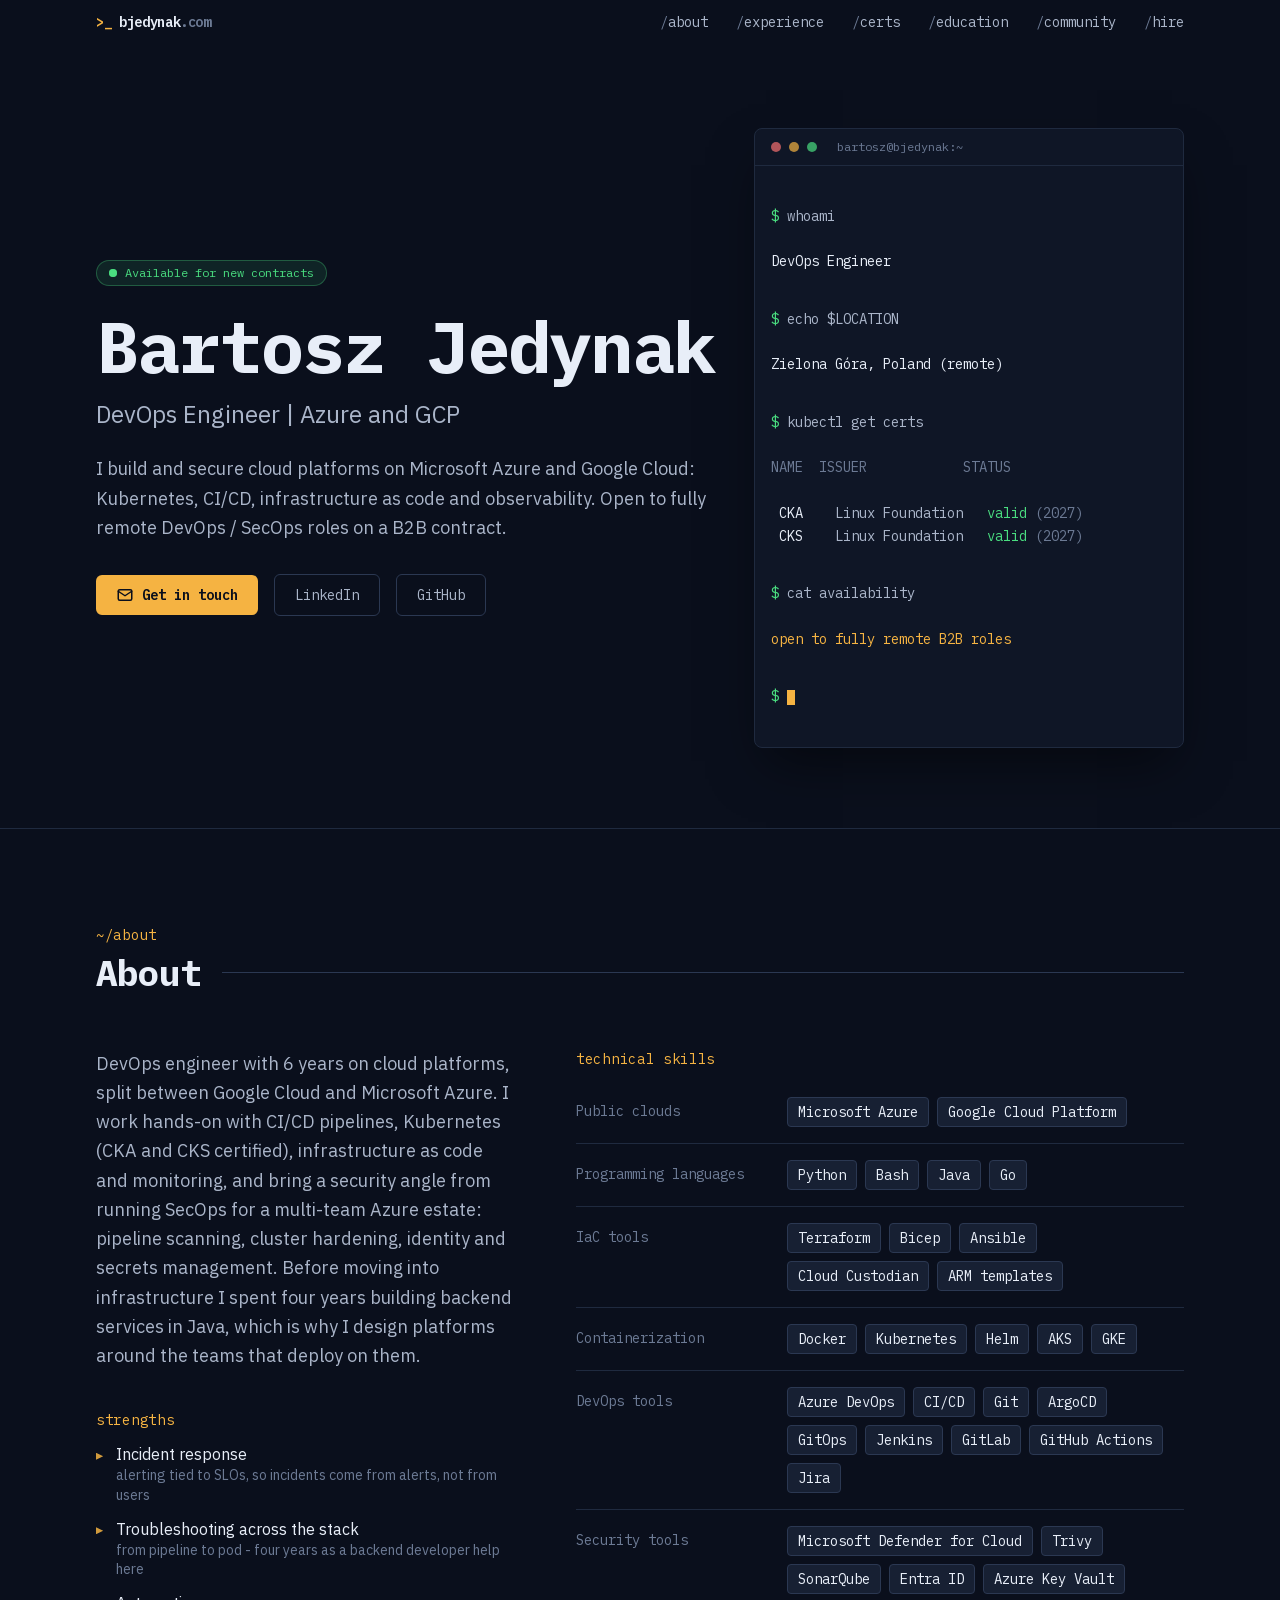
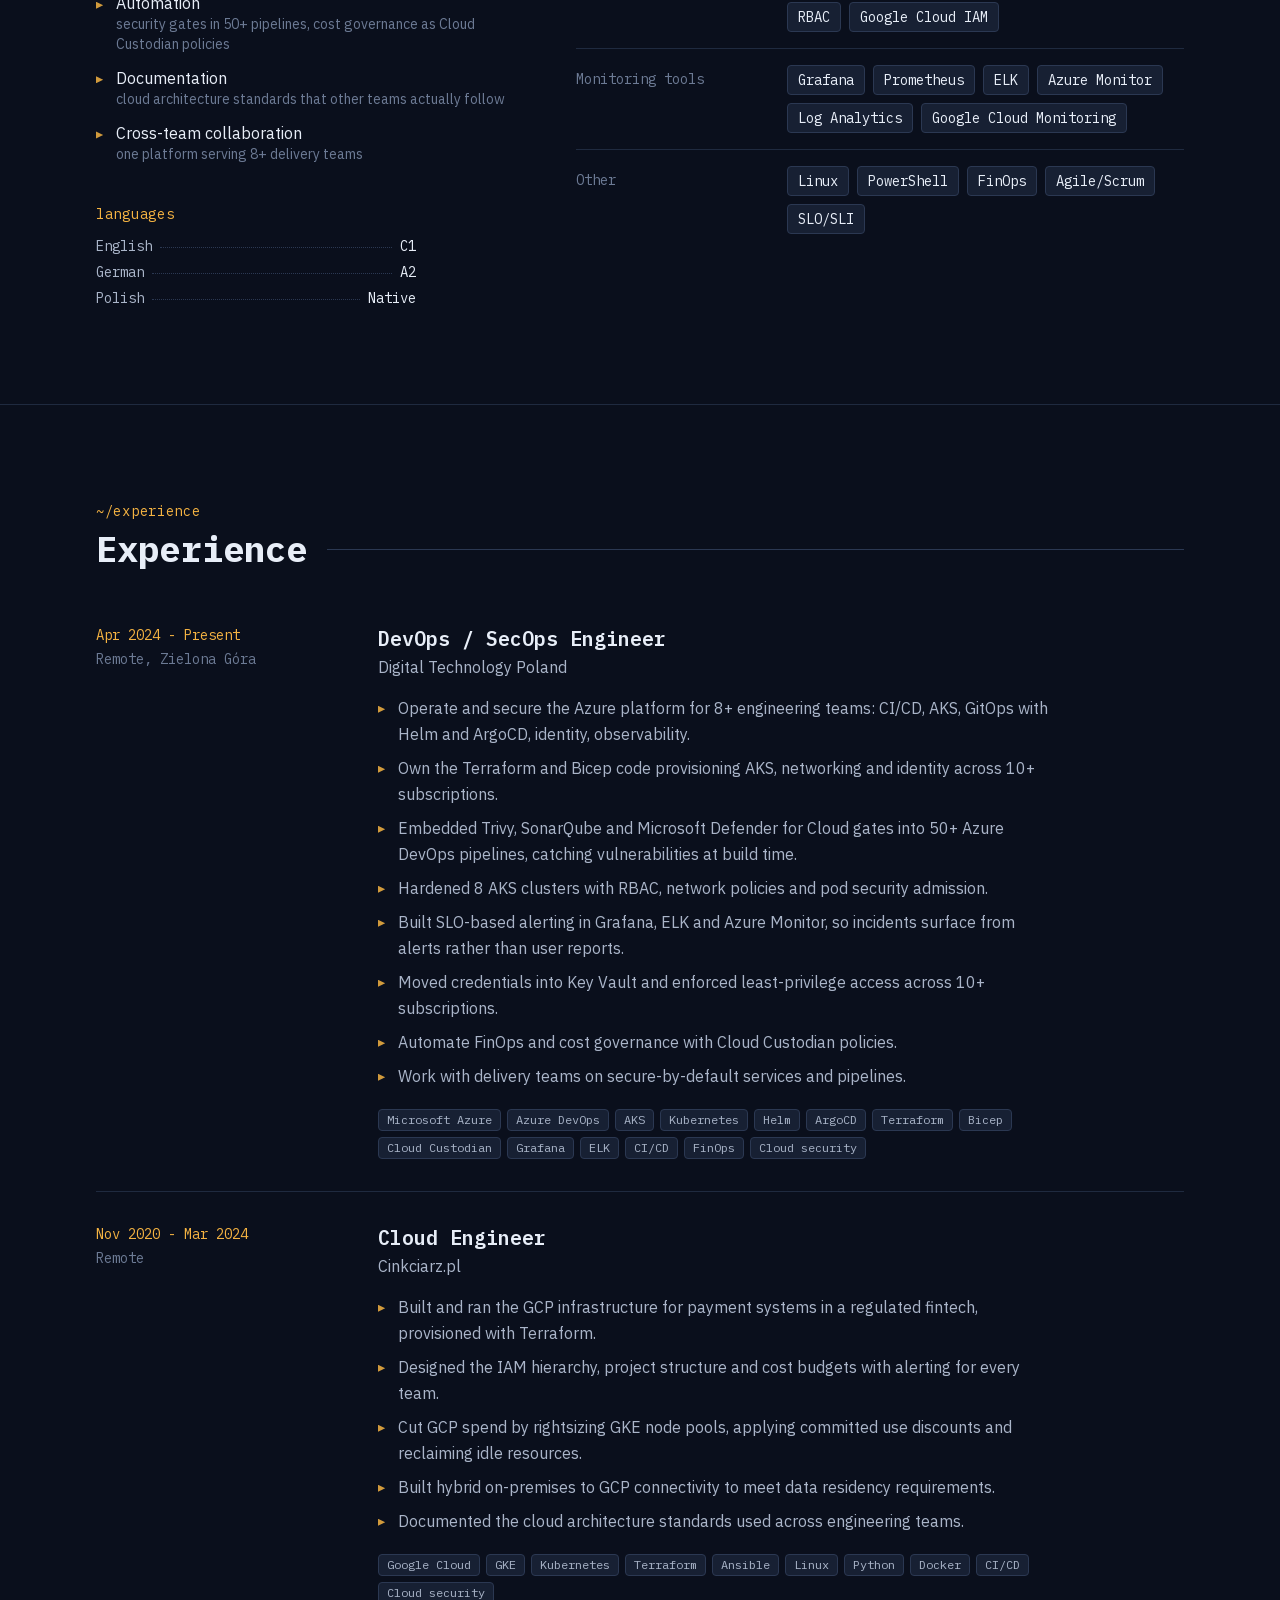
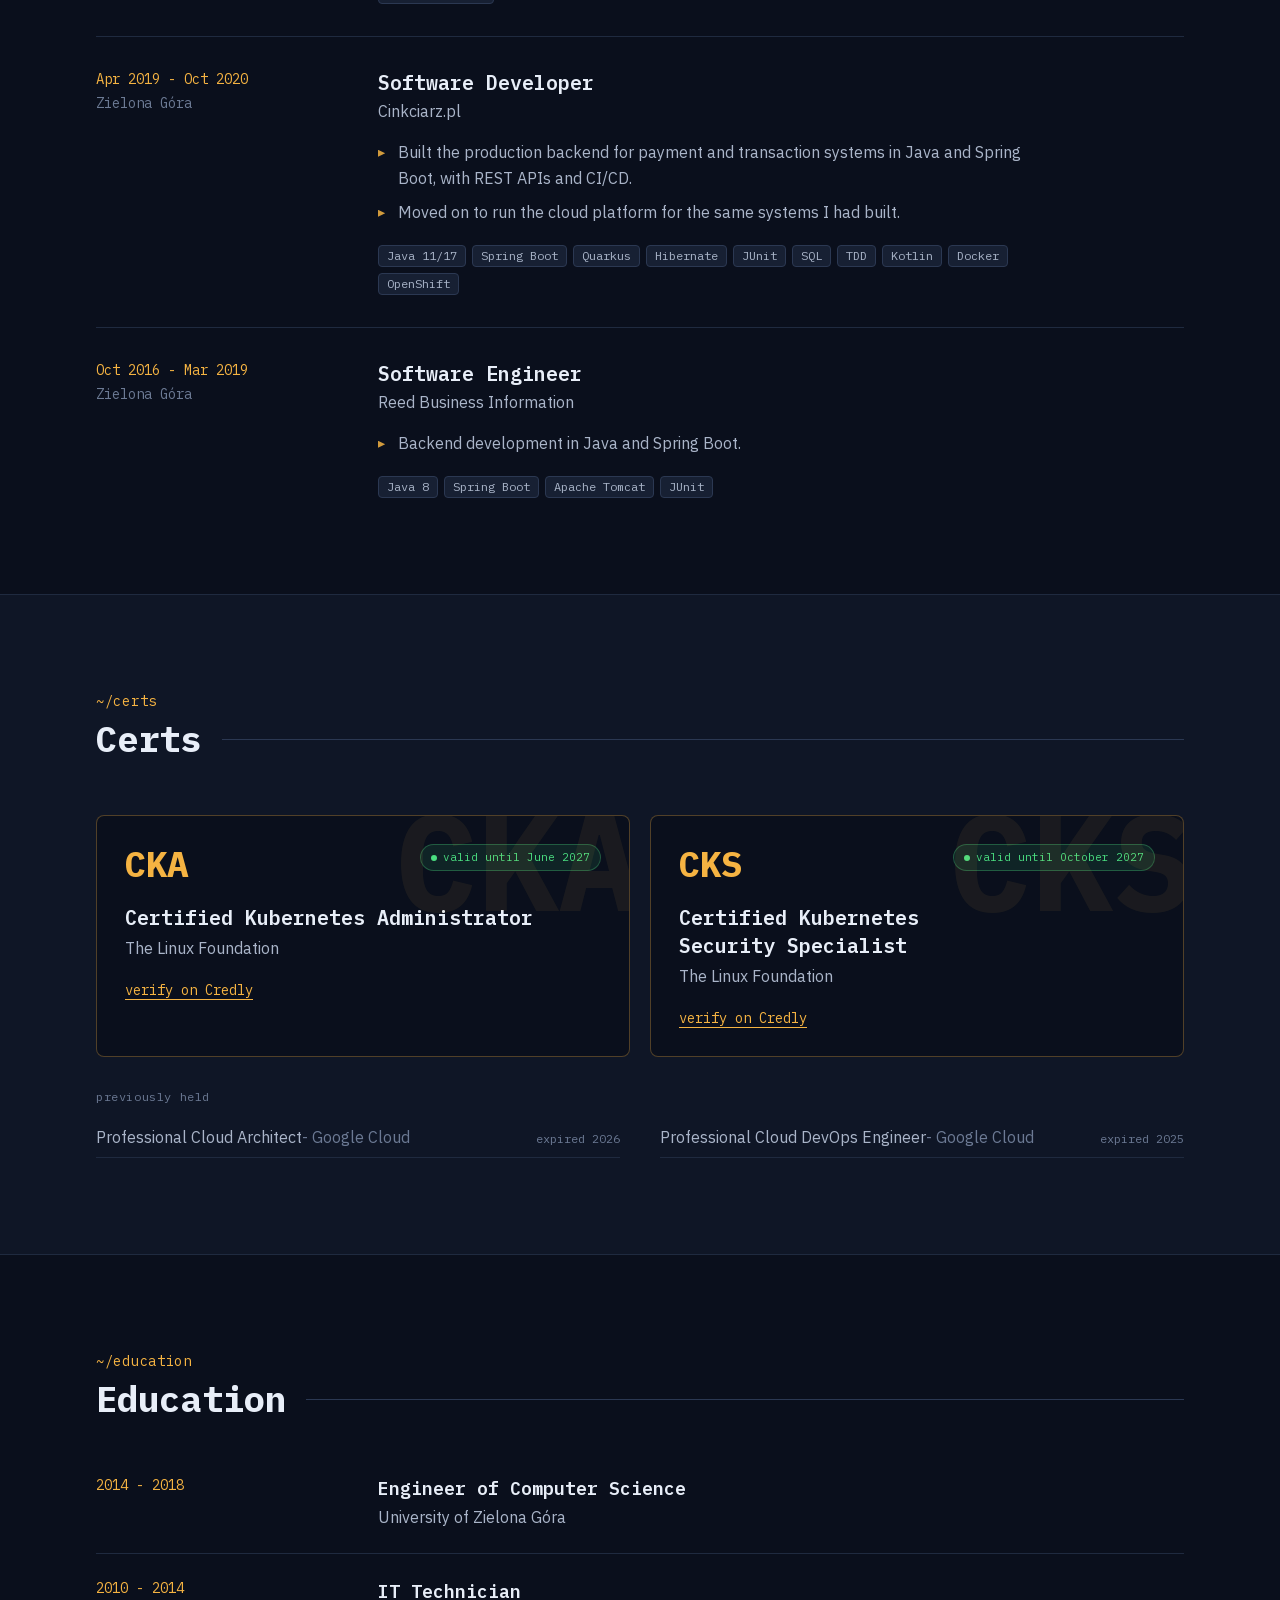
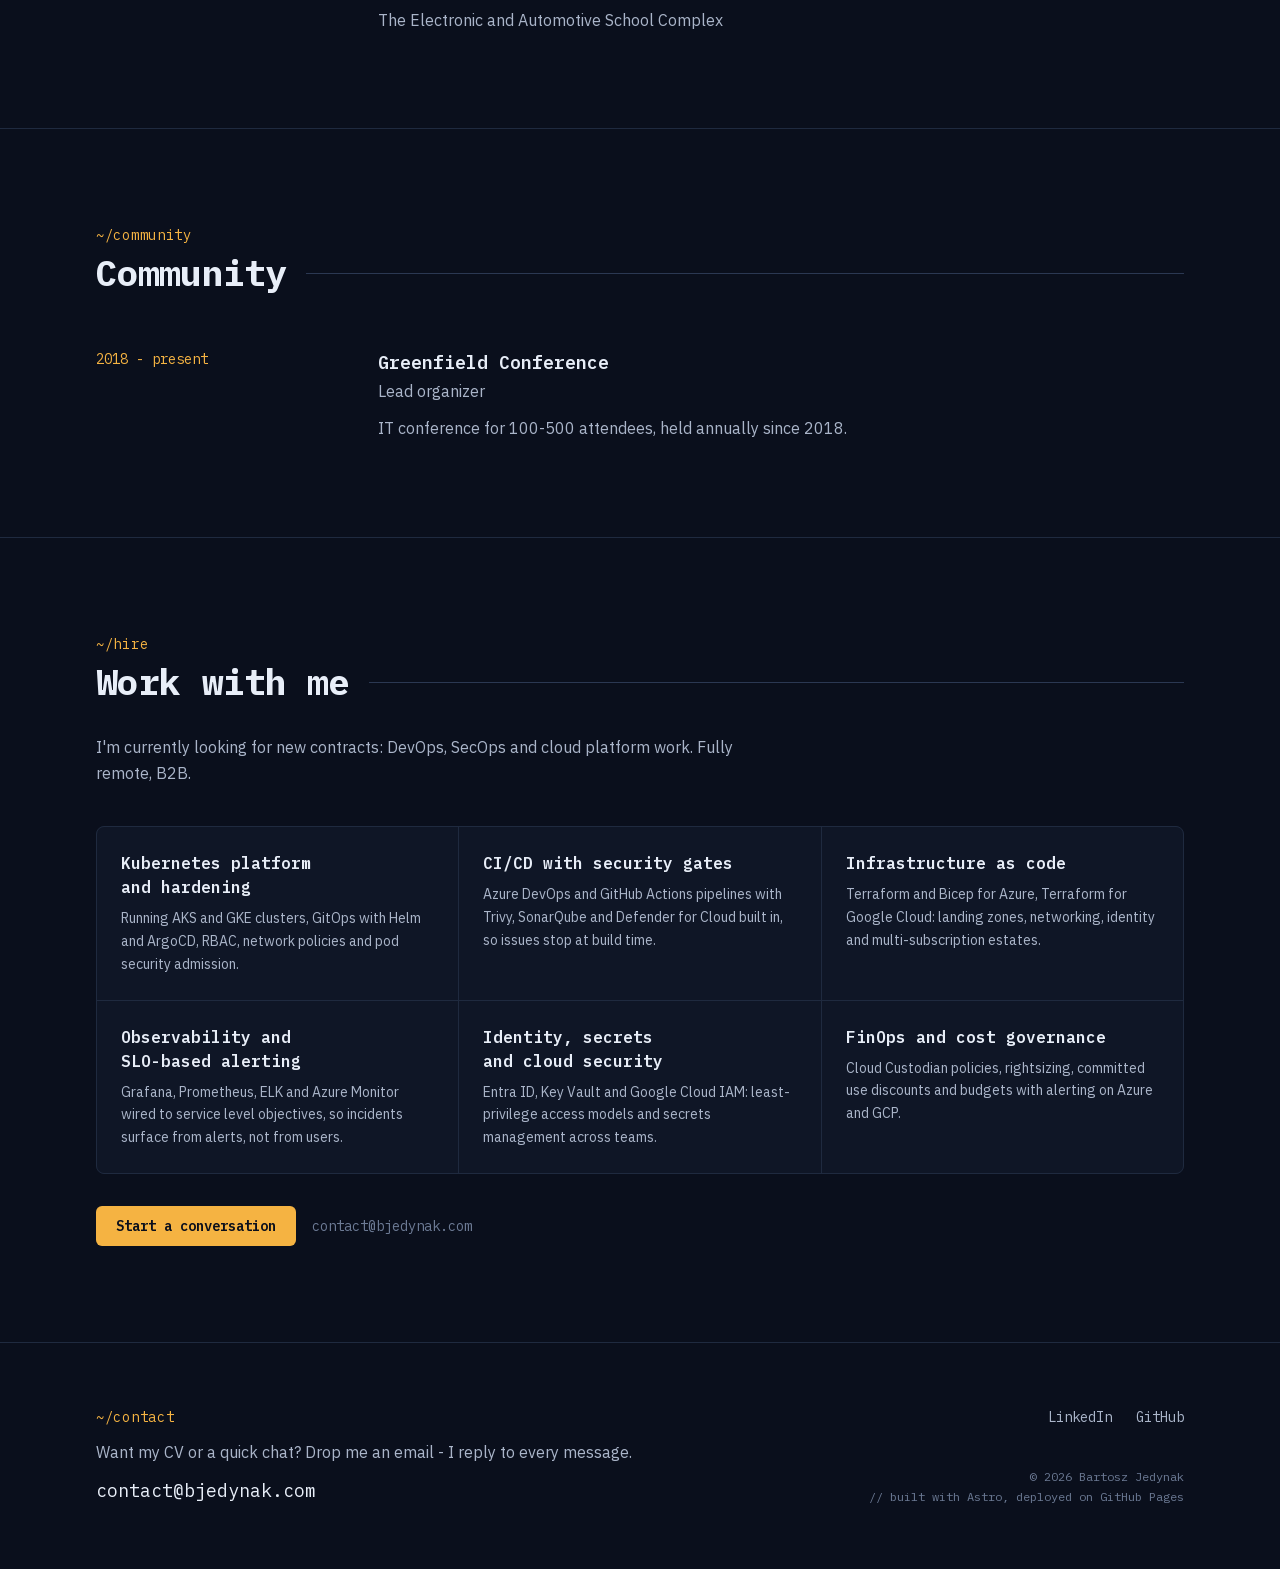
<file: index.html>
<!DOCTYPE html><html lang="en"> <head><meta charset="utf-8"><meta name="viewport" content="width=device-width"><meta name="generator" content="Astro v5.12.3"><title>Bartosz Jedynak - DevOps Engineer | Azure and GCP</title><meta name="description" content="Bartosz Jedynak - DevOps / SecOps engineer working with Microsoft Azure and Google Cloud: Kubernetes (CKA, CKS), Terraform, CI/CD, observability and cloud security."><meta name="author" content="Bartosz Jedynak"><link rel="canonical" href="https://bjedynak.com/"><link rel="icon" type="image/svg+xml" href="/favicon.svg"><link rel="sitemap" href="/sitemap-index.xml"><link rel="me" href="https://linkedin.com/in/BartoszJedynak"><link rel="me" href="https://github.com/BartoszCoyote"><meta name="theme-color" content="#f5b342"><meta property="og:type" content="profile"><meta property="og:site_name" content="Bartosz Jedynak"><meta property="og:title" content="Bartosz Jedynak - DevOps Engineer | Azure and GCP"><meta property="og:description" content="Bartosz Jedynak - DevOps / SecOps engineer working with Microsoft Azure and Google Cloud: Kubernetes (CKA, CKS), Terraform, CI/CD, observability and cloud security."><meta property="og:url" content="https://bjedynak.com/"><meta property="og:image" content="https://bjedynak.com/og-image.png"><meta property="og:image:width" content="1200"><meta property="og:image:height" content="630"><meta property="og:image:alt" content="Bartosz Jedynak - DevOps Engineer | Azure and GCP"><meta property="og:locale" content="en_US"><meta name="twitter:card" content="summary_large_image"><meta name="twitter:title" content="Bartosz Jedynak - DevOps Engineer | Azure and GCP"><meta name="twitter:description" content="Bartosz Jedynak - DevOps / SecOps engineer working with Microsoft Azure and Google Cloud: Kubernetes (CKA, CKS), Terraform, CI/CD, observability and cloud security."><meta name="twitter:image" content="https://bjedynak.com/og-image.png"><script type="application/ld+json">{"@context":"https://schema.org","@type":"Person","name":"Bartosz Jedynak","jobTitle":"DevOps Engineer | Azure and GCP","description":"Bartosz Jedynak - DevOps / SecOps engineer working with Microsoft Azure and Google Cloud: Kubernetes (CKA, CKS), Terraform, CI/CD, observability and cloud security.","url":"https://bjedynak.com/","email":"mailto:contact@bjedynak.com","image":"https://bjedynak.com/og-image.png","address":{"@type":"PostalAddress","addressLocality":"Zielona Góra","addressCountry":"PL"},"sameAs":["https://linkedin.com/in/BartoszJedynak","https://github.com/BartoszCoyote"],"knowsAbout":["Microsoft Azure","Google Cloud Platform","Python","Bash","Java","Go","Terraform","Bicep","Ansible","Cloud Custodian","ARM templates","Docker","Kubernetes","Helm","AKS","GKE","Azure DevOps","CI/CD","Git","ArgoCD","GitOps","Jenkins","GitLab","GitHub Actions","Jira","Microsoft Defender for Cloud","Trivy","SonarQube","Entra ID","Azure Key Vault","RBAC","Google Cloud IAM","Grafana","Prometheus","ELK","Azure Monitor","Log Analytics","Google Cloud Monitoring","Linux","PowerShell","FinOps","Agile/Scrum","SLO/SLI"],"hasCredential":[{"@type":"EducationalOccupationalCredential","name":"CKA: Certified Kubernetes Administrator","credentialCategory":"certification","recognizedBy":{"@type":"Organization","name":"The Linux Foundation"},"url":"https://www.credly.com/badges/efd20ea6-8d08-4a76-9f11-cc372a3f5f99"},{"@type":"EducationalOccupationalCredential","name":"CKS: Certified Kubernetes Security Specialist","credentialCategory":"certification","recognizedBy":{"@type":"Organization","name":"The Linux Foundation"},"url":"https://www.credly.com/badges/3854746c-b5c3-42e0-9589-ed70d801b255"}]}</script><link rel="stylesheet" href="/_astro/index.DwrRrwt9.css"></head> <body> <a href="#main" class="sr-only focus:not-sr-only focus:fixed focus:top-3 focus:left-3 focus:z-[60] focus:rounded-md focus:bg-accent focus:px-3 focus:py-2 focus:font-mono focus:text-sm focus:text-bg">
Skip to content
</a> <header id="header" class="fixed top-0 inset-x-0 z-50 border-b border-transparent transition-colors duration-300"> <nav class="max-w-6xl mx-auto px-4 md:px-8 py-3 flex items-center justify-between gap-4 font-mono text-xs sm:text-sm" aria-label="Main"> <a href="#top" class="shrink-0 whitespace-nowrap font-semibold tracking-tight text-ink hover:text-accent transition-colors"> <span class="text-accent">&gt;_</span> bjedynak<span class="text-muted">.com</span> </a> <ul class="flex flex-wrap justify-end gap-x-4 gap-y-1 md:gap-x-7"> <li> <a href="#about" class="text-body hover:text-ink transition-colors"> <span class="text-muted">/</span>about </a> </li><li> <a href="#experience" class="text-body hover:text-ink transition-colors"> <span class="text-muted">/</span>experience </a> </li><li> <a href="#certs" class="text-body hover:text-ink transition-colors"> <span class="text-muted">/</span>certs </a> </li><li> <a href="#education" class="text-body hover:text-ink transition-colors"> <span class="text-muted">/</span>education </a> </li><li> <a href="#community" class="text-body hover:text-ink transition-colors"> <span class="text-muted">/</span>community </a> </li><li> <a href="#hire" class="text-body hover:text-ink transition-colors"> <span class="text-muted">/</span>hire </a> </li> </ul> </nav> </header> <script type="module">const e=document.getElementById("header"),t=()=>{if(!e)return;const s=window.scrollY>40;e.classList.toggle("bg-bg/85",s),e.classList.toggle("backdrop-blur-md",s),e.classList.toggle("border-line",s),e.classList.toggle("border-transparent",!s)};window.addEventListener("scroll",t,{passive:!0});t();</script> <main id="main"> <section id="top" class="relative overflow-hidden bg-bg pt-24 pb-14 sm:pt-28 md:pt-32 md:pb-20"> <div class="grid-bg absolute inset-0 -z-10" aria-hidden="true"></div> <div class="glow absolute inset-0 -z-10" aria-hidden="true"></div> <div class="max-w-6xl mx-auto px-4 md:px-8 grid grid-cols-1 lg:grid-cols-12 gap-12 lg:gap-10 items-center"> <div class="lg:col-span-7 min-w-0"> <a href="#contact" class="inline-flex items-center gap-2 rounded-full border border-ok/30 bg-ok/10 px-3 py-1 font-mono text-xs text-ok hover:bg-ok/15 transition-colors"> <span class="relative flex h-2 w-2" aria-hidden="true"> <span class="pulse absolute inline-flex h-full w-full rounded-full bg-ok opacity-60"></span> <span class="relative inline-flex h-2 w-2 rounded-full bg-ok"></span> </span> Available for new contracts </a> <h1 class="mt-6 text-4xl sm:text-5xl md:text-6xl xl:text-7xl font-bold tracking-tight text-ink"> Bartosz Jedynak </h1> <p class="mt-4 text-xl sm:text-2xl text-body">DevOps Engineer | Azure and GCP</p> <p class="mt-6 max-w-2xl text-base sm:text-lg leading-relaxed text-body"> I build and secure cloud platforms on Microsoft Azure and Google Cloud: Kubernetes, CI/CD, infrastructure as code and observability. Open to fully remote DevOps / SecOps roles on a B2B contract. </p> <div class="mt-8 flex flex-wrap items-center gap-3 sm:gap-4"> <a href="mailto:contact@bjedynak.com" class="inline-flex items-center gap-2 rounded-md bg-accent px-5 py-2.5 font-mono text-sm font-semibold text-bg hover:bg-accent-dim transition-colors"> <svg xmlns="http://www.w3.org/2000/svg" width="18" height="18" viewBox="0 0 24 24" fill="none" stroke="currentColor" stroke-width="2" stroke-linecap="round" stroke-linejoin="round" aria-hidden="true"> <path d="M3 7a2 2 0 0 1 2 -2h14a2 2 0 0 1 2 2v10a2 2 0 0 1 -2 2h-14a2 2 0 0 1 -2 -2v-10z"></path> <path d="M3 7l9 6l9 -6"></path> </svg> Get in touch </a> <a href="https://linkedin.com/in/BartoszJedynak" target="_blank" rel="noopener noreferrer" class="inline-flex items-center gap-2 rounded-md border border-line-2 px-5 py-2.5 font-mono text-sm text-body hover:text-ink hover:border-accent transition-colors">
LinkedIn
</a> <a href="https://github.com/BartoszCoyote" target="_blank" rel="noopener noreferrer" class="inline-flex items-center gap-2 rounded-md border border-line-2 px-5 py-2.5 font-mono text-sm text-body hover:text-ink hover:border-accent transition-colors">
GitHub
</a> </div> </div> <div class="lg:col-span-5 min-w-0"> <div class="rounded-lg border border-line bg-panel shadow-2xl shadow-black/50 font-mono text-[13px] sm:text-sm" role="img" aria-label="Terminal summary: DevOps Engineer | Azure and GCP, based in Zielona Góra, Poland (remote), CKA and CKS certified."> <div class="flex items-center gap-2 border-b border-line px-4 py-2.5"> <span class="h-2.5 w-2.5 rounded-full bg-warn/70" aria-hidden="true"></span> <span class="h-2.5 w-2.5 rounded-full bg-accent/70" aria-hidden="true"></span> <span class="h-2.5 w-2.5 rounded-full bg-ok/70" aria-hidden="true"></span> <span class="ml-3 text-xs text-muted">bartosz@bjedynak:~</span> </div> <div class="overflow-x-auto p-4 leading-relaxed whitespace-pre text-body min-w-0"> <div><span class="text-ok">$</span> whoami</div> <div class="text-ink">DevOps Engineer</div> <div class="mt-3"><span class="text-ok">$</span> echo $LOCATION</div> <div class="text-ink">Zielona Góra, Poland (remote)</div>  <div class="mt-3"><span class="text-ok">$</span> kubectl get certs</div> <div class="text-muted">NAME  ISSUER            STATUS</div> <div> <span class="text-ink">CKA   </span> <span>Linux Foundation  </span> <span class="text-ok">valid</span><span class="text-muted"> (2027)</span> </div><div> <span class="text-ink">CKS   </span> <span>Linux Foundation  </span> <span class="text-ok">valid</span><span class="text-muted"> (2027)</span> </div> <div class="mt-3"><span class="text-ok">$</span> cat availability</div> <div class="text-accent">open to fully remote B2B roles</div> <div class="mt-3"><span class="text-ok">$</span> <span class="caret" aria-hidden="true"></span></div> </div> </div> </div> </div> </section> <section id="about" class="py-16 md:py-24 border-t border-line"> <div class="max-w-6xl mx-auto px-4 md:px-8"> <div class="mb-10 md:mb-14"> <p class="font-mono text-xs sm:text-sm tracking-wider text-accent">~/about</p> <div class="mt-2 flex items-center gap-5"> <h2 class="text-2xl sm:text-3xl md:text-4xl font-bold text-ink tracking-tight"> About </h2> <span class="hidden sm:block flex-1 h-px bg-line-2" aria-hidden="true"></span> </div> </div> <div class="grid grid-cols-1 lg:grid-cols-12 gap-10 lg:gap-16"> <div class="lg:col-span-5"> <p class="text-base sm:text-lg leading-relaxed text-body max-w-prose"> DevOps engineer with 6 years on cloud platforms, split between Google Cloud and Microsoft Azure. I work hands-on with CI/CD pipelines, Kubernetes (CKA and CKS certified), infrastructure as code and monitoring, and bring a security angle from running SecOps for a multi-team Azure estate: pipeline scanning, cluster hardening, identity and secrets management. Before moving into infrastructure I spent four years building backend services in Java, which is why I design platforms around the teams that deploy on them. </p> <div class="mt-10 grid grid-cols-1 gap-10"> <div> <h3 class="text-sm tracking-wider text-accent">strengths</h3> <ul class="mt-3 space-y-3"> <li class="marker relative pl-5"> <p class="text-ink">Incident response</p> <p class="text-sm text-muted leading-snug">alerting tied to SLOs, so incidents come from alerts, not from users</p> </li><li class="marker relative pl-5"> <p class="text-ink">Troubleshooting across the stack</p> <p class="text-sm text-muted leading-snug">from pipeline to pod - four years as a backend developer help here</p> </li><li class="marker relative pl-5"> <p class="text-ink">Automation</p> <p class="text-sm text-muted leading-snug">security gates in 50+ pipelines, cost governance as Cloud Custodian policies</p> </li><li class="marker relative pl-5"> <p class="text-ink">Documentation</p> <p class="text-sm text-muted leading-snug">cloud architecture standards that other teams actually follow</p> </li><li class="marker relative pl-5"> <p class="text-ink">Cross-team collaboration</p> <p class="text-sm text-muted leading-snug">one platform serving 8+ delivery teams</p> </li> </ul> </div> <div> <h3 class="text-sm tracking-wider text-accent">languages</h3> <ul class="mt-3 space-y-1.5 font-mono text-sm max-w-xs"> <li class="flex items-baseline gap-2 text-body"> <span>English</span> <span class="flex-1 border-b border-dotted border-line-2 translate-y-[-3px]" aria-hidden="true"></span> <span class="text-ink">C1</span> </li><li class="flex items-baseline gap-2 text-body"> <span>German</span> <span class="flex-1 border-b border-dotted border-line-2 translate-y-[-3px]" aria-hidden="true"></span> <span class="text-ink">A2</span> </li><li class="flex items-baseline gap-2 text-body"> <span>Polish</span> <span class="flex-1 border-b border-dotted border-line-2 translate-y-[-3px]" aria-hidden="true"></span> <span class="text-ink">Native</span> </li> </ul> </div> </div> </div> <div class="lg:col-span-7"> <h3 class="text-sm tracking-wider text-accent">technical skills</h3> <dl class="mt-3 divide-y divide-line"> <div class="grid grid-cols-1 sm:grid-cols-12 gap-2 sm:gap-6 py-4"> <dt class="sm:col-span-4 font-mono text-xs sm:text-sm text-muted sm:pt-1"> Public clouds </dt> <dd class="sm:col-span-8 flex flex-wrap gap-2"> <span class="rounded border border-line-2 bg-panel-2 px-2.5 py-1 font-mono text-sm text-ink"> Microsoft Azure </span><span class="rounded border border-line-2 bg-panel-2 px-2.5 py-1 font-mono text-sm text-ink"> Google Cloud Platform </span> </dd> </div><div class="grid grid-cols-1 sm:grid-cols-12 gap-2 sm:gap-6 py-4"> <dt class="sm:col-span-4 font-mono text-xs sm:text-sm text-muted sm:pt-1"> Programming languages </dt> <dd class="sm:col-span-8 flex flex-wrap gap-2"> <span class="rounded border border-line-2 bg-panel-2 px-2.5 py-1 font-mono text-sm text-ink"> Python </span><span class="rounded border border-line-2 bg-panel-2 px-2.5 py-1 font-mono text-sm text-ink"> Bash </span><span class="rounded border border-line-2 bg-panel-2 px-2.5 py-1 font-mono text-sm text-ink"> Java </span><span class="rounded border border-line-2 bg-panel-2 px-2.5 py-1 font-mono text-sm text-ink"> Go </span> </dd> </div><div class="grid grid-cols-1 sm:grid-cols-12 gap-2 sm:gap-6 py-4"> <dt class="sm:col-span-4 font-mono text-xs sm:text-sm text-muted sm:pt-1"> IaC tools </dt> <dd class="sm:col-span-8 flex flex-wrap gap-2"> <span class="rounded border border-line-2 bg-panel-2 px-2.5 py-1 font-mono text-sm text-ink"> Terraform </span><span class="rounded border border-line-2 bg-panel-2 px-2.5 py-1 font-mono text-sm text-ink"> Bicep </span><span class="rounded border border-line-2 bg-panel-2 px-2.5 py-1 font-mono text-sm text-ink"> Ansible </span><span class="rounded border border-line-2 bg-panel-2 px-2.5 py-1 font-mono text-sm text-ink"> Cloud Custodian </span><span class="rounded border border-line-2 bg-panel-2 px-2.5 py-1 font-mono text-sm text-ink"> ARM templates </span> </dd> </div><div class="grid grid-cols-1 sm:grid-cols-12 gap-2 sm:gap-6 py-4"> <dt class="sm:col-span-4 font-mono text-xs sm:text-sm text-muted sm:pt-1"> Containerization </dt> <dd class="sm:col-span-8 flex flex-wrap gap-2"> <span class="rounded border border-line-2 bg-panel-2 px-2.5 py-1 font-mono text-sm text-ink"> Docker </span><span class="rounded border border-line-2 bg-panel-2 px-2.5 py-1 font-mono text-sm text-ink"> Kubernetes </span><span class="rounded border border-line-2 bg-panel-2 px-2.5 py-1 font-mono text-sm text-ink"> Helm </span><span class="rounded border border-line-2 bg-panel-2 px-2.5 py-1 font-mono text-sm text-ink"> AKS </span><span class="rounded border border-line-2 bg-panel-2 px-2.5 py-1 font-mono text-sm text-ink"> GKE </span> </dd> </div><div class="grid grid-cols-1 sm:grid-cols-12 gap-2 sm:gap-6 py-4"> <dt class="sm:col-span-4 font-mono text-xs sm:text-sm text-muted sm:pt-1"> DevOps tools </dt> <dd class="sm:col-span-8 flex flex-wrap gap-2"> <span class="rounded border border-line-2 bg-panel-2 px-2.5 py-1 font-mono text-sm text-ink"> Azure DevOps </span><span class="rounded border border-line-2 bg-panel-2 px-2.5 py-1 font-mono text-sm text-ink"> CI/CD </span><span class="rounded border border-line-2 bg-panel-2 px-2.5 py-1 font-mono text-sm text-ink"> Git </span><span class="rounded border border-line-2 bg-panel-2 px-2.5 py-1 font-mono text-sm text-ink"> ArgoCD </span><span class="rounded border border-line-2 bg-panel-2 px-2.5 py-1 font-mono text-sm text-ink"> GitOps </span><span class="rounded border border-line-2 bg-panel-2 px-2.5 py-1 font-mono text-sm text-ink"> Jenkins </span><span class="rounded border border-line-2 bg-panel-2 px-2.5 py-1 font-mono text-sm text-ink"> GitLab </span><span class="rounded border border-line-2 bg-panel-2 px-2.5 py-1 font-mono text-sm text-ink"> GitHub Actions </span><span class="rounded border border-line-2 bg-panel-2 px-2.5 py-1 font-mono text-sm text-ink"> Jira </span> </dd> </div><div class="grid grid-cols-1 sm:grid-cols-12 gap-2 sm:gap-6 py-4"> <dt class="sm:col-span-4 font-mono text-xs sm:text-sm text-muted sm:pt-1"> Security tools </dt> <dd class="sm:col-span-8 flex flex-wrap gap-2"> <span class="rounded border border-line-2 bg-panel-2 px-2.5 py-1 font-mono text-sm text-ink"> Microsoft Defender for Cloud </span><span class="rounded border border-line-2 bg-panel-2 px-2.5 py-1 font-mono text-sm text-ink"> Trivy </span><span class="rounded border border-line-2 bg-panel-2 px-2.5 py-1 font-mono text-sm text-ink"> SonarQube </span><span class="rounded border border-line-2 bg-panel-2 px-2.5 py-1 font-mono text-sm text-ink"> Entra ID </span><span class="rounded border border-line-2 bg-panel-2 px-2.5 py-1 font-mono text-sm text-ink"> Azure Key Vault </span><span class="rounded border border-line-2 bg-panel-2 px-2.5 py-1 font-mono text-sm text-ink"> RBAC </span><span class="rounded border border-line-2 bg-panel-2 px-2.5 py-1 font-mono text-sm text-ink"> Google Cloud IAM </span> </dd> </div><div class="grid grid-cols-1 sm:grid-cols-12 gap-2 sm:gap-6 py-4"> <dt class="sm:col-span-4 font-mono text-xs sm:text-sm text-muted sm:pt-1"> Monitoring tools </dt> <dd class="sm:col-span-8 flex flex-wrap gap-2"> <span class="rounded border border-line-2 bg-panel-2 px-2.5 py-1 font-mono text-sm text-ink"> Grafana </span><span class="rounded border border-line-2 bg-panel-2 px-2.5 py-1 font-mono text-sm text-ink"> Prometheus </span><span class="rounded border border-line-2 bg-panel-2 px-2.5 py-1 font-mono text-sm text-ink"> ELK </span><span class="rounded border border-line-2 bg-panel-2 px-2.5 py-1 font-mono text-sm text-ink"> Azure Monitor </span><span class="rounded border border-line-2 bg-panel-2 px-2.5 py-1 font-mono text-sm text-ink"> Log Analytics </span><span class="rounded border border-line-2 bg-panel-2 px-2.5 py-1 font-mono text-sm text-ink"> Google Cloud Monitoring </span> </dd> </div><div class="grid grid-cols-1 sm:grid-cols-12 gap-2 sm:gap-6 py-4"> <dt class="sm:col-span-4 font-mono text-xs sm:text-sm text-muted sm:pt-1"> Other </dt> <dd class="sm:col-span-8 flex flex-wrap gap-2"> <span class="rounded border border-line-2 bg-panel-2 px-2.5 py-1 font-mono text-sm text-ink"> Linux </span><span class="rounded border border-line-2 bg-panel-2 px-2.5 py-1 font-mono text-sm text-ink"> PowerShell </span><span class="rounded border border-line-2 bg-panel-2 px-2.5 py-1 font-mono text-sm text-ink"> FinOps </span><span class="rounded border border-line-2 bg-panel-2 px-2.5 py-1 font-mono text-sm text-ink"> Agile/Scrum </span><span class="rounded border border-line-2 bg-panel-2 px-2.5 py-1 font-mono text-sm text-ink"> SLO/SLI </span> </dd> </div> </dl> </div> </div> </div> </section> <section id="experience" class="py-16 md:py-24 border-t border-line"><div class="max-w-6xl mx-auto px-4 md:px-8"><div class="mb-10 md:mb-14"> <p class="font-mono text-xs sm:text-sm tracking-wider text-accent">~/experience</p> <div class="mt-2 flex items-center gap-5"> <h2 class="text-2xl sm:text-3xl md:text-4xl font-bold text-ink tracking-tight"> Experience </h2> <span class="hidden sm:block flex-1 h-px bg-line-2" aria-hidden="true"></span> </div> </div><ol class="divide-y divide-line"><li class="grid grid-cols-1 md:grid-cols-12 gap-4 md:gap-10 py-8 first:pt-0 last:pb-0"><div class="md:col-span-3 font-mono text-sm"><p class="text-accent">Apr 2024 - Present</p><p class="mt-1 text-muted">Remote, Zielona Góra</p></div><div class="md:col-span-9 max-w-[68ch]"><h3 class="text-lg sm:text-xl font-semibold text-ink">DevOps / SecOps Engineer</h3><p class="mt-0.5 text-body">Digital Technology Poland</p><ul class="mt-4 space-y-2"><li class="marker relative pl-5 text-body leading-relaxed">Operate and secure the Azure platform for 8+ engineering teams: CI/CD, AKS, GitOps with Helm and ArgoCD, identity, observability.</li><li class="marker relative pl-5 text-body leading-relaxed">Own the Terraform and Bicep code provisioning AKS, networking and identity across 10+ subscriptions.</li><li class="marker relative pl-5 text-body leading-relaxed">Embedded Trivy, SonarQube and Microsoft Defender for Cloud gates into 50+ Azure DevOps pipelines, catching vulnerabilities at build time.</li><li class="marker relative pl-5 text-body leading-relaxed">Hardened 8 AKS clusters with RBAC, network policies and pod security admission.</li><li class="marker relative pl-5 text-body leading-relaxed">Built SLO-based alerting in Grafana, ELK and Azure Monitor, so incidents surface from alerts rather than user reports.</li><li class="marker relative pl-5 text-body leading-relaxed">Moved credentials into Key Vault and enforced least-privilege access across 10+ subscriptions.</li><li class="marker relative pl-5 text-body leading-relaxed">Automate FinOps and cost governance with Cloud Custodian policies.</li><li class="marker relative pl-5 text-body leading-relaxed">Work with delivery teams on secure-by-default services and pipelines.</li></ul><div class="mt-5 flex flex-wrap gap-1.5"><span class="rounded border border-line-2 bg-panel-2 px-2 py-0.5 font-mono text-xs text-body">Microsoft Azure</span><span class="rounded border border-line-2 bg-panel-2 px-2 py-0.5 font-mono text-xs text-body">Azure DevOps</span><span class="rounded border border-line-2 bg-panel-2 px-2 py-0.5 font-mono text-xs text-body">AKS</span><span class="rounded border border-line-2 bg-panel-2 px-2 py-0.5 font-mono text-xs text-body">Kubernetes</span><span class="rounded border border-line-2 bg-panel-2 px-2 py-0.5 font-mono text-xs text-body">Helm</span><span class="rounded border border-line-2 bg-panel-2 px-2 py-0.5 font-mono text-xs text-body">ArgoCD</span><span class="rounded border border-line-2 bg-panel-2 px-2 py-0.5 font-mono text-xs text-body">Terraform</span><span class="rounded border border-line-2 bg-panel-2 px-2 py-0.5 font-mono text-xs text-body">Bicep</span><span class="rounded border border-line-2 bg-panel-2 px-2 py-0.5 font-mono text-xs text-body">Cloud Custodian</span><span class="rounded border border-line-2 bg-panel-2 px-2 py-0.5 font-mono text-xs text-body">Grafana</span><span class="rounded border border-line-2 bg-panel-2 px-2 py-0.5 font-mono text-xs text-body">ELK</span><span class="rounded border border-line-2 bg-panel-2 px-2 py-0.5 font-mono text-xs text-body">CI/CD</span><span class="rounded border border-line-2 bg-panel-2 px-2 py-0.5 font-mono text-xs text-body">FinOps</span><span class="rounded border border-line-2 bg-panel-2 px-2 py-0.5 font-mono text-xs text-body">Cloud security</span></div></div></li><li class="grid grid-cols-1 md:grid-cols-12 gap-4 md:gap-10 py-8 first:pt-0 last:pb-0"><div class="md:col-span-3 font-mono text-sm"><p class="text-accent">Nov 2020 - Mar 2024</p><p class="mt-1 text-muted">Remote</p></div><div class="md:col-span-9 max-w-[68ch]"><h3 class="text-lg sm:text-xl font-semibold text-ink">Cloud Engineer</h3><p class="mt-0.5 text-body">Cinkciarz.pl</p><ul class="mt-4 space-y-2"><li class="marker relative pl-5 text-body leading-relaxed">Built and ran the GCP infrastructure for payment systems in a regulated fintech, provisioned with Terraform.</li><li class="marker relative pl-5 text-body leading-relaxed">Designed the IAM hierarchy, project structure and cost budgets with alerting for every team.</li><li class="marker relative pl-5 text-body leading-relaxed">Cut GCP spend by rightsizing GKE node pools, applying committed use discounts and reclaiming idle resources.</li><li class="marker relative pl-5 text-body leading-relaxed">Built hybrid on-premises to GCP connectivity to meet data residency requirements.</li><li class="marker relative pl-5 text-body leading-relaxed">Documented the cloud architecture standards used across engineering teams.</li></ul><div class="mt-5 flex flex-wrap gap-1.5"><span class="rounded border border-line-2 bg-panel-2 px-2 py-0.5 font-mono text-xs text-body">Google Cloud</span><span class="rounded border border-line-2 bg-panel-2 px-2 py-0.5 font-mono text-xs text-body">GKE</span><span class="rounded border border-line-2 bg-panel-2 px-2 py-0.5 font-mono text-xs text-body">Kubernetes</span><span class="rounded border border-line-2 bg-panel-2 px-2 py-0.5 font-mono text-xs text-body">Terraform</span><span class="rounded border border-line-2 bg-panel-2 px-2 py-0.5 font-mono text-xs text-body">Ansible</span><span class="rounded border border-line-2 bg-panel-2 px-2 py-0.5 font-mono text-xs text-body">Linux</span><span class="rounded border border-line-2 bg-panel-2 px-2 py-0.5 font-mono text-xs text-body">Python</span><span class="rounded border border-line-2 bg-panel-2 px-2 py-0.5 font-mono text-xs text-body">Docker</span><span class="rounded border border-line-2 bg-panel-2 px-2 py-0.5 font-mono text-xs text-body">CI/CD</span><span class="rounded border border-line-2 bg-panel-2 px-2 py-0.5 font-mono text-xs text-body">Cloud security</span></div></div></li><li class="grid grid-cols-1 md:grid-cols-12 gap-4 md:gap-10 py-8 first:pt-0 last:pb-0"><div class="md:col-span-3 font-mono text-sm"><p class="text-accent">Apr 2019 - Oct 2020</p><p class="mt-1 text-muted">Zielona Góra</p></div><div class="md:col-span-9 max-w-[68ch]"><h3 class="text-lg sm:text-xl font-semibold text-ink">Software Developer</h3><p class="mt-0.5 text-body">Cinkciarz.pl</p><ul class="mt-4 space-y-2"><li class="marker relative pl-5 text-body leading-relaxed">Built the production backend for payment and transaction systems in Java and Spring Boot, with REST APIs and CI/CD.</li><li class="marker relative pl-5 text-body leading-relaxed">Moved on to run the cloud platform for the same systems I had built.</li></ul><div class="mt-5 flex flex-wrap gap-1.5"><span class="rounded border border-line-2 bg-panel-2 px-2 py-0.5 font-mono text-xs text-body">Java 11/17</span><span class="rounded border border-line-2 bg-panel-2 px-2 py-0.5 font-mono text-xs text-body">Spring Boot</span><span class="rounded border border-line-2 bg-panel-2 px-2 py-0.5 font-mono text-xs text-body">Quarkus</span><span class="rounded border border-line-2 bg-panel-2 px-2 py-0.5 font-mono text-xs text-body">Hibernate</span><span class="rounded border border-line-2 bg-panel-2 px-2 py-0.5 font-mono text-xs text-body">JUnit</span><span class="rounded border border-line-2 bg-panel-2 px-2 py-0.5 font-mono text-xs text-body">SQL</span><span class="rounded border border-line-2 bg-panel-2 px-2 py-0.5 font-mono text-xs text-body">TDD</span><span class="rounded border border-line-2 bg-panel-2 px-2 py-0.5 font-mono text-xs text-body">Kotlin</span><span class="rounded border border-line-2 bg-panel-2 px-2 py-0.5 font-mono text-xs text-body">Docker</span><span class="rounded border border-line-2 bg-panel-2 px-2 py-0.5 font-mono text-xs text-body">OpenShift</span></div></div></li><li class="grid grid-cols-1 md:grid-cols-12 gap-4 md:gap-10 py-8 first:pt-0 last:pb-0"><div class="md:col-span-3 font-mono text-sm"><p class="text-accent">Oct 2016 - Mar 2019</p><p class="mt-1 text-muted">Zielona Góra</p></div><div class="md:col-span-9 max-w-[68ch]"><h3 class="text-lg sm:text-xl font-semibold text-ink">Software Engineer</h3><p class="mt-0.5 text-body">Reed Business Information</p><ul class="mt-4 space-y-2"><li class="marker relative pl-5 text-body leading-relaxed">Backend development in Java and Spring Boot.</li></ul><div class="mt-5 flex flex-wrap gap-1.5"><span class="rounded border border-line-2 bg-panel-2 px-2 py-0.5 font-mono text-xs text-body">Java 8</span><span class="rounded border border-line-2 bg-panel-2 px-2 py-0.5 font-mono text-xs text-body">Spring Boot</span><span class="rounded border border-line-2 bg-panel-2 px-2 py-0.5 font-mono text-xs text-body">Apache Tomcat</span><span class="rounded border border-line-2 bg-panel-2 px-2 py-0.5 font-mono text-xs text-body">JUnit</span></div></div></li></ol></div></section> <section id="certs" class="py-16 md:py-24 border-t border-line bg-panel"><div class="max-w-6xl mx-auto px-4 md:px-8"><div class="mb-10 md:mb-14"> <p class="font-mono text-xs sm:text-sm tracking-wider text-accent">~/certs</p> <div class="mt-2 flex items-center gap-5"> <h2 class="text-2xl sm:text-3xl md:text-4xl font-bold text-ink tracking-tight"> Certs </h2> <span class="hidden sm:block flex-1 h-px bg-line-2" aria-hidden="true"></span> </div> </div><ul class="grid grid-cols-1 md:grid-cols-2 gap-5"><li class="relative overflow-hidden rounded-lg border border-accent/30 bg-bg p-6 sm:p-7 flex flex-col gap-5"><span class="pointer-events-none absolute -right-3 -top-6 font-mono text-[7rem] sm:text-[8.5rem] font-bold leading-none text-accent/[0.07] select-none" aria-hidden="true">CKA</span><div class="flex items-start justify-between gap-4"><p class="font-mono text-3xl sm:text-4xl font-bold text-accent tracking-tight">CKA</p><span class="inline-flex shrink-0 items-center gap-1.5 rounded-full border border-ok/30 bg-ok/10 px-2.5 py-1 font-mono text-[11px] text-ok"><span class="h-1.5 w-1.5 rounded-full bg-ok" aria-hidden="true"></span>valid until June 2027</span></div><div><h3 class="text-lg sm:text-xl font-semibold text-ink">Certified Kubernetes Administrator</h3><p class="mt-1 text-body">The Linux Foundation</p></div><a href="https://www.credly.com/badges/efd20ea6-8d08-4a76-9f11-cc372a3f5f99" target="_blank" rel="noopener noreferrer" class="inline-flex items-center gap-2 self-start font-mono text-sm text-accent hover:text-accent-dim underline underline-offset-4">
verify on Credly
</a></li><li class="relative overflow-hidden rounded-lg border border-accent/30 bg-bg p-6 sm:p-7 flex flex-col gap-5"><span class="pointer-events-none absolute -right-3 -top-6 font-mono text-[7rem] sm:text-[8.5rem] font-bold leading-none text-accent/[0.07] select-none" aria-hidden="true">CKS</span><div class="flex items-start justify-between gap-4"><p class="font-mono text-3xl sm:text-4xl font-bold text-accent tracking-tight">CKS</p><span class="inline-flex shrink-0 items-center gap-1.5 rounded-full border border-ok/30 bg-ok/10 px-2.5 py-1 font-mono text-[11px] text-ok"><span class="h-1.5 w-1.5 rounded-full bg-ok" aria-hidden="true"></span>valid until October 2027</span></div><div><h3 class="text-lg sm:text-xl font-semibold text-ink">Certified Kubernetes Security Specialist</h3><p class="mt-1 text-body">The Linux Foundation</p></div><a href="https://www.credly.com/badges/3854746c-b5c3-42e0-9589-ed70d801b255" target="_blank" rel="noopener noreferrer" class="inline-flex items-center gap-2 self-start font-mono text-sm text-accent hover:text-accent-dim underline underline-offset-4">
verify on Credly
</a></li></ul><div class="mt-8"><p class="font-mono text-xs tracking-wider text-muted">previously held</p><ul class="mt-3 grid grid-cols-1 sm:grid-cols-2 gap-x-10 gap-y-2"><li class="flex items-baseline justify-between gap-4 border-b border-line py-2"><span class="text-body">Professional Cloud Architect<span class="text-muted">- Google Cloud</span></span><span class="shrink-0 font-mono text-xs text-muted">expired 2026</span></li><li class="flex items-baseline justify-between gap-4 border-b border-line py-2"><span class="text-body">Professional Cloud DevOps Engineer<span class="text-muted">- Google Cloud</span></span><span class="shrink-0 font-mono text-xs text-muted">expired 2025</span></li></ul></div></div></section> <section id="education" class="py-16 md:py-24 border-t border-line"><div class="max-w-6xl mx-auto px-4 md:px-8"><div class="mb-10 md:mb-14"> <p class="font-mono text-xs sm:text-sm tracking-wider text-accent">~/education</p> <div class="mt-2 flex items-center gap-5"> <h2 class="text-2xl sm:text-3xl md:text-4xl font-bold text-ink tracking-tight"> Education </h2> <span class="hidden sm:block flex-1 h-px bg-line-2" aria-hidden="true"></span> </div> </div><ol class="divide-y divide-line"><li class="grid grid-cols-1 md:grid-cols-12 gap-2 md:gap-10 py-6 first:pt-0 last:pb-0"><p class="md:col-span-3 font-mono text-sm text-accent">2014 - 2018</p><div class="md:col-span-9 max-w-[68ch]"><h3 class="text-lg font-semibold text-ink">Engineer of Computer Science</h3><p class="mt-0.5 text-body">University of Zielona Góra</p></div></li><li class="grid grid-cols-1 md:grid-cols-12 gap-2 md:gap-10 py-6 first:pt-0 last:pb-0"><p class="md:col-span-3 font-mono text-sm text-accent">2010 - 2014</p><div class="md:col-span-9 max-w-[68ch]"><h3 class="text-lg font-semibold text-ink">IT Technician</h3><p class="mt-0.5 text-body">The Electronic and Automotive School Complex</p></div></li></ol></div></section> <section id="community" class="py-16 md:py-24 border-t border-line"><div class="max-w-6xl mx-auto px-4 md:px-8"><div class="mb-10 md:mb-14"> <p class="font-mono text-xs sm:text-sm tracking-wider text-accent">~/community</p> <div class="mt-2 flex items-center gap-5"> <h2 class="text-2xl sm:text-3xl md:text-4xl font-bold text-ink tracking-tight"> Community </h2> <span class="hidden sm:block flex-1 h-px bg-line-2" aria-hidden="true"></span> </div> </div><ol class="divide-y divide-line"><li class="grid grid-cols-1 md:grid-cols-12 gap-2 md:gap-10 py-6 first:pt-0 last:pb-0"><p class="md:col-span-3 font-mono text-sm text-accent">2018 - present</p><div class="md:col-span-9 max-w-[68ch]"><h3 class="text-lg font-semibold text-ink">Greenfield Conference</h3><p class="mt-0.5 text-body">Lead organizer</p><p class="mt-3 max-w-prose text-body leading-relaxed">IT conference for 100-500 attendees, held annually since 2018.</p></div></li></ol></div></section> <section id="hire" class="py-16 md:py-24 border-t border-line"><div class="max-w-6xl mx-auto px-4 md:px-8"><div class="mb-10 md:mb-14"> <p class="font-mono text-xs sm:text-sm tracking-wider text-accent">~/hire</p> <div class="mt-2 flex items-center gap-5"> <h2 class="text-2xl sm:text-3xl md:text-4xl font-bold text-ink tracking-tight"> Work with me </h2> <span class="hidden sm:block flex-1 h-px bg-line-2" aria-hidden="true"></span> </div> </div><p class="-mt-6 mb-10 max-w-prose text-body leading-relaxed">I&#39;m currently looking for new contracts: DevOps, SecOps and cloud platform work. Fully remote, B2B.</p><ul class="grid grid-cols-1 md:grid-cols-2 lg:grid-cols-3 gap-px bg-line rounded-lg overflow-hidden border border-line"><li class="bg-panel p-5 sm:p-6 flex flex-col gap-2"><h3 class="text-base font-semibold text-ink">Kubernetes platform and hardening</h3><p class="text-sm text-body leading-relaxed">Running AKS and GKE clusters, GitOps with Helm and ArgoCD, RBAC, network policies and pod security admission.</p></li><li class="bg-panel p-5 sm:p-6 flex flex-col gap-2"><h3 class="text-base font-semibold text-ink">CI/CD with security gates</h3><p class="text-sm text-body leading-relaxed">Azure DevOps and GitHub Actions pipelines with Trivy, SonarQube and Defender for Cloud built in, so issues stop at build time.</p></li><li class="bg-panel p-5 sm:p-6 flex flex-col gap-2"><h3 class="text-base font-semibold text-ink">Infrastructure as code</h3><p class="text-sm text-body leading-relaxed">Terraform and Bicep for Azure, Terraform for Google Cloud: landing zones, networking, identity and multi-subscription estates.</p></li><li class="bg-panel p-5 sm:p-6 flex flex-col gap-2"><h3 class="text-base font-semibold text-ink">Observability and SLO-based alerting</h3><p class="text-sm text-body leading-relaxed">Grafana, Prometheus, ELK and Azure Monitor wired to service level objectives, so incidents surface from alerts, not from users.</p></li><li class="bg-panel p-5 sm:p-6 flex flex-col gap-2"><h3 class="text-base font-semibold text-ink">Identity, secrets and cloud security</h3><p class="text-sm text-body leading-relaxed">Entra ID, Key Vault and Google Cloud IAM: least-privilege access models and secrets management across teams.</p></li><li class="bg-panel p-5 sm:p-6 flex flex-col gap-2"><h3 class="text-base font-semibold text-ink">FinOps and cost governance</h3><p class="text-sm text-body leading-relaxed">Cloud Custodian policies, rightsizing, committed use discounts and budgets with alerting on Azure and GCP.</p></li></ul><div class="mt-8 flex flex-wrap items-center gap-4"><a href="mailto:contact@bjedynak.com" class="inline-flex items-center gap-2 rounded-md bg-accent px-5 py-2.5 font-mono text-sm font-semibold text-bg hover:bg-accent-dim transition-colors">
Start a conversation
</a><span class="font-mono text-sm text-muted">contact@bjedynak.com</span></div></div></section> </main> <footer id="contact" class="border-t border-line"> <div class="max-w-6xl mx-auto px-4 md:px-8 py-12 md:py-16"> <div class="grid grid-cols-1 md:grid-cols-12 gap-8 md:gap-10"> <div class="md:col-span-7"> <p class="font-mono text-xs sm:text-sm tracking-wider text-accent">~/contact</p> <p class="mt-3 max-w-prose text-body leading-relaxed">Want my CV or a quick chat? Drop me an email - I reply to every message.</p> <a href="mailto:contact@bjedynak.com" class="mt-3 inline-block font-mono text-base sm:text-lg text-ink hover:text-accent transition-colors"> contact@bjedynak.com </a> </div> <div class="md:col-span-5 flex flex-col md:items-end justify-between gap-6 md:text-right"> <ul class="flex md:justify-end gap-6 font-mono text-sm"> <li> <a href="https://linkedin.com/in/BartoszJedynak" target="_blank" rel="noopener noreferrer" class="text-body hover:text-ink transition-colors">
LinkedIn
</a> </li> <li> <a href="https://github.com/BartoszCoyote" target="_blank" rel="noopener noreferrer" class="text-body hover:text-ink transition-colors">
GitHub
</a> </li> </ul> <div class="font-mono text-xs text-muted space-y-1"> <p>&copy; 2026 Bartosz Jedynak</p> <p>// built with Astro, deployed on GitHub Pages</p> </div> </div> </div> </div> </footer> </body></html>
</file>
<file: _astro/index.DwrRrwt9.css>
/*! tailwindcss v4.1.11 | MIT License | https://tailwindcss.com */@layer properties{@supports (((-webkit-hyphens:none)) and (not (margin-trim:inline))) or ((-moz-orient:inline) and (not (color:rgb(from red r g b)))){*,:before,:after,::backdrop{--tw-translate-x:0;--tw-translate-y:0;--tw-translate-z:0;--tw-space-y-reverse:0;--tw-divide-y-reverse:0;--tw-border-style:solid;--tw-leading:initial;--tw-font-weight:initial;--tw-tracking:initial;--tw-shadow:0 0 #0000;--tw-shadow-color:initial;--tw-shadow-alpha:100%;--tw-inset-shadow:0 0 #0000;--tw-inset-shadow-color:initial;--tw-inset-shadow-alpha:100%;--tw-ring-color:initial;--tw-ring-shadow:0 0 #0000;--tw-inset-ring-color:initial;--tw-inset-ring-shadow:0 0 #0000;--tw-ring-inset:initial;--tw-ring-offset-width:0px;--tw-ring-offset-color:#fff;--tw-ring-offset-shadow:0 0 #0000;--tw-backdrop-blur:initial;--tw-backdrop-brightness:initial;--tw-backdrop-contrast:initial;--tw-backdrop-grayscale:initial;--tw-backdrop-hue-rotate:initial;--tw-backdrop-invert:initial;--tw-backdrop-opacity:initial;--tw-backdrop-saturate:initial;--tw-backdrop-sepia:initial;--tw-duration:initial}}}@layer theme{:root,:host{--font-sans:"IBM Plex Sans",system-ui,-apple-system,"Segoe UI",sans-serif;--font-mono:"IBM Plex Mono",ui-monospace,SFMono-Regular,Menlo,Consolas,monospace;--color-black:#000;--spacing:.25rem;--container-xs:20rem;--container-xl:36rem;--container-2xl:42rem;--container-6xl:72rem;--text-xs:.75rem;--text-xs--line-height:calc(1/.75);--text-sm:.875rem;--text-sm--line-height:calc(1.25/.875);--text-base:1rem;--text-base--line-height: 1.5 ;--text-lg:1.125rem;--text-lg--line-height:calc(1.75/1.125);--text-xl:1.25rem;--text-xl--line-height:calc(1.75/1.25);--text-2xl:1.5rem;--text-2xl--line-height:calc(2/1.5);--text-3xl:1.875rem;--text-3xl--line-height: 1.2 ;--text-4xl:2.25rem;--text-4xl--line-height:calc(2.5/2.25);--text-5xl:3rem;--text-5xl--line-height:1;--text-6xl:3.75rem;--text-6xl--line-height:1;--text-7xl:4.5rem;--text-7xl--line-height:1;--font-weight-semibold:600;--font-weight-bold:700;--tracking-tight:-.025em;--tracking-wider:.05em;--leading-snug:1.375;--leading-relaxed:1.625;--radius-md:.375rem;--radius-lg:.5rem;--blur-md:12px;--default-transition-duration:.15s;--default-transition-timing-function:cubic-bezier(.4,0,.2,1);--default-font-family:var(--font-sans);--default-mono-font-family:var(--font-mono);--color-bg:#0a0f1c;--color-panel:#0f1626;--color-panel-2:#172033;--color-line:#1f2a3f;--color-line-2:#2b3852;--color-ink:#e8eef8;--color-body:#aab5c9;--color-muted:#6c7a94;--color-accent:#f5b342;--color-accent-dim:#d8951f;--color-ok:#4ade80;--color-warn:#f87171}}@layer base{*,:after,:before,::backdrop{box-sizing:border-box;border:0 solid;margin:0;padding:0}::file-selector-button{box-sizing:border-box;border:0 solid;margin:0;padding:0}html,:host{-webkit-text-size-adjust:100%;tab-size:4;line-height:1.5;font-family:var(--default-font-family,ui-sans-serif,system-ui,sans-serif,"Apple Color Emoji","Segoe UI Emoji","Segoe UI Symbol","Noto Color Emoji");font-feature-settings:var(--default-font-feature-settings,normal);font-variation-settings:var(--default-font-variation-settings,normal);-webkit-tap-highlight-color:transparent}hr{height:0;color:inherit;border-top-width:1px}abbr:where([title]){-webkit-text-decoration:underline dotted;text-decoration:underline dotted}h1,h2,h3,h4,h5,h6{font-size:inherit;font-weight:inherit}a{color:inherit;-webkit-text-decoration:inherit;text-decoration:inherit}b,strong{font-weight:bolder}code,kbd,samp,pre{font-family:var(--default-mono-font-family,ui-monospace,SFMono-Regular,Menlo,Monaco,Consolas,"Liberation Mono","Courier New",monospace);font-feature-settings:var(--default-mono-font-feature-settings,normal);font-variation-settings:var(--default-mono-font-variation-settings,normal);font-size:1em}small{font-size:80%}sub,sup{vertical-align:baseline;font-size:75%;line-height:0;position:relative}sub{bottom:-.25em}sup{top:-.5em}table{text-indent:0;border-color:inherit;border-collapse:collapse}:-moz-focusring{outline:auto}progress{vertical-align:baseline}summary{display:list-item}ol,ul,menu{list-style:none}img,svg,video,canvas,audio,iframe,embed,object{vertical-align:middle;display:block}img,video{max-width:100%;height:auto}button,input,select,optgroup,textarea{font:inherit;font-feature-settings:inherit;font-variation-settings:inherit;letter-spacing:inherit;color:inherit;opacity:1;background-color:#0000;border-radius:0}::file-selector-button{font:inherit;font-feature-settings:inherit;font-variation-settings:inherit;letter-spacing:inherit;color:inherit;opacity:1;background-color:#0000;border-radius:0}:where(select:is([multiple],[size])) optgroup{font-weight:bolder}:where(select:is([multiple],[size])) optgroup option{padding-inline-start:20px}::file-selector-button{margin-inline-end:4px}::placeholder{opacity:1}@supports (not ((-webkit-appearance:-apple-pay-button))) or (contain-intrinsic-size:1px){::placeholder{color:currentColor}@supports (color:color-mix(in lab,red,red)){::placeholder{color:color-mix(in oklab,currentcolor 50%,transparent)}}}textarea{resize:vertical}::-webkit-search-decoration{-webkit-appearance:none}::-webkit-date-and-time-value{min-height:1lh;text-align:inherit}::-webkit-datetime-edit{display:inline-flex}::-webkit-datetime-edit-fields-wrapper{padding:0}::-webkit-datetime-edit{padding-block:0}::-webkit-datetime-edit-year-field{padding-block:0}::-webkit-datetime-edit-month-field{padding-block:0}::-webkit-datetime-edit-day-field{padding-block:0}::-webkit-datetime-edit-hour-field{padding-block:0}::-webkit-datetime-edit-minute-field{padding-block:0}::-webkit-datetime-edit-second-field{padding-block:0}::-webkit-datetime-edit-millisecond-field{padding-block:0}::-webkit-datetime-edit-meridiem-field{padding-block:0}:-moz-ui-invalid{box-shadow:none}button,input:where([type=button],[type=reset],[type=submit]){appearance:button}::file-selector-button{appearance:button}::-webkit-inner-spin-button{height:auto}::-webkit-outer-spin-button{height:auto}[hidden]:where(:not([hidden=until-found])){display:none!important}}@layer components;@layer utilities{.pointer-events-none{pointer-events:none}.sr-only{clip:rect(0,0,0,0);white-space:nowrap;border-width:0;width:1px;height:1px;margin:-1px;padding:0;position:absolute;overflow:hidden}.absolute{position:absolute}.fixed{position:fixed}.relative{position:relative}.static{position:static}.inset-0{inset:calc(var(--spacing)*0)}.inset-x-0{inset-inline:calc(var(--spacing)*0)}.-top-6{top:calc(var(--spacing)*-6)}.top-0{top:calc(var(--spacing)*0)}.-right-3{right:calc(var(--spacing)*-3)}.-z-10{z-index:-10}.z-50{z-index:50}.mx-auto{margin-inline:auto}.-mt-6{margin-top:calc(var(--spacing)*-6)}.mt-0\.5{margin-top:calc(var(--spacing)*.5)}.mt-1{margin-top:calc(var(--spacing)*1)}.mt-2{margin-top:calc(var(--spacing)*2)}.mt-3{margin-top:calc(var(--spacing)*3)}.mt-4{margin-top:calc(var(--spacing)*4)}.mt-5{margin-top:calc(var(--spacing)*5)}.mt-6{margin-top:calc(var(--spacing)*6)}.mt-8{margin-top:calc(var(--spacing)*8)}.mt-10{margin-top:calc(var(--spacing)*10)}.mb-10{margin-bottom:calc(var(--spacing)*10)}.ml-3{margin-left:calc(var(--spacing)*3)}.contents{display:contents}.flex{display:flex}.grid{display:grid}.hidden{display:none}.inline-block{display:inline-block}.inline-flex{display:inline-flex}.h-1\.5{height:calc(var(--spacing)*1.5)}.h-2{height:calc(var(--spacing)*2)}.h-2\.5{height:calc(var(--spacing)*2.5)}.h-full{height:100%}.h-px{height:1px}.min-h-screen{min-height:100vh}.w-1\.5{width:calc(var(--spacing)*1.5)}.w-2{width:calc(var(--spacing)*2)}.w-2\.5{width:calc(var(--spacing)*2.5)}.w-full{width:100%}.max-w-2xl{max-width:var(--container-2xl)}.max-w-6xl{max-width:var(--container-6xl)}.max-w-\[68ch\]{max-width:68ch}.max-w-prose{max-width:65ch}.max-w-xl{max-width:var(--container-xl)}.max-w-xs{max-width:var(--container-xs)}.min-w-0{min-width:calc(var(--spacing)*0)}.flex-1{flex:1}.shrink-0{flex-shrink:0}.translate-y-\[-3px\]{--tw-translate-y:-3px;translate:var(--tw-translate-x)var(--tw-translate-y)}.grid-cols-1{grid-template-columns:repeat(1,minmax(0,1fr))}.flex-col{flex-direction:column}.flex-wrap{flex-wrap:wrap}.items-baseline{align-items:baseline}.items-center{align-items:center}.items-start{align-items:flex-start}.justify-between{justify-content:space-between}.justify-end{justify-content:flex-end}.gap-1\.5{gap:calc(var(--spacing)*1.5)}.gap-2{gap:calc(var(--spacing)*2)}.gap-3{gap:calc(var(--spacing)*3)}.gap-4{gap:calc(var(--spacing)*4)}.gap-5{gap:calc(var(--spacing)*5)}.gap-6{gap:calc(var(--spacing)*6)}.gap-8{gap:calc(var(--spacing)*8)}.gap-10{gap:calc(var(--spacing)*10)}.gap-12{gap:calc(var(--spacing)*12)}.gap-px{gap:1px}:where(.space-y-1>:not(:last-child)){--tw-space-y-reverse:0;margin-block-start:calc(calc(var(--spacing)*1)*var(--tw-space-y-reverse));margin-block-end:calc(calc(var(--spacing)*1)*calc(1 - var(--tw-space-y-reverse)))}:where(.space-y-1\.5>:not(:last-child)){--tw-space-y-reverse:0;margin-block-start:calc(calc(var(--spacing)*1.5)*var(--tw-space-y-reverse));margin-block-end:calc(calc(var(--spacing)*1.5)*calc(1 - var(--tw-space-y-reverse)))}:where(.space-y-2>:not(:last-child)){--tw-space-y-reverse:0;margin-block-start:calc(calc(var(--spacing)*2)*var(--tw-space-y-reverse));margin-block-end:calc(calc(var(--spacing)*2)*calc(1 - var(--tw-space-y-reverse)))}:where(.space-y-3>:not(:last-child)){--tw-space-y-reverse:0;margin-block-start:calc(calc(var(--spacing)*3)*var(--tw-space-y-reverse));margin-block-end:calc(calc(var(--spacing)*3)*calc(1 - var(--tw-space-y-reverse)))}.gap-x-4{column-gap:calc(var(--spacing)*4)}.gap-x-10{column-gap:calc(var(--spacing)*10)}.gap-y-1{row-gap:calc(var(--spacing)*1)}.gap-y-2{row-gap:calc(var(--spacing)*2)}:where(.divide-y>:not(:last-child)){--tw-divide-y-reverse:0;border-bottom-style:var(--tw-border-style);border-top-style:var(--tw-border-style);border-top-width:calc(1px*var(--tw-divide-y-reverse));border-bottom-width:calc(1px*calc(1 - var(--tw-divide-y-reverse)))}:where(.divide-line>:not(:last-child)){border-color:var(--color-line)}.self-start{align-self:flex-start}.overflow-hidden{overflow:hidden}.overflow-x-auto{overflow-x:auto}.rounded{border-radius:.25rem}.rounded-full{border-radius:3.40282e38px}.rounded-lg{border-radius:var(--radius-lg)}.rounded-md{border-radius:var(--radius-md)}.border{border-style:var(--tw-border-style);border-width:1px}.border-t{border-top-style:var(--tw-border-style);border-top-width:1px}.border-b{border-bottom-style:var(--tw-border-style);border-bottom-width:1px}.border-dotted{--tw-border-style:dotted;border-style:dotted}.border-accent\/30{border-color:#f5b3424d}@supports (color:color-mix(in lab,red,red)){.border-accent\/30{border-color:color-mix(in oklab,var(--color-accent)30%,transparent)}}.border-line{border-color:var(--color-line)}.border-line-2{border-color:var(--color-line-2)}.border-ok\/30{border-color:#4ade804d}@supports (color:color-mix(in lab,red,red)){.border-ok\/30{border-color:color-mix(in oklab,var(--color-ok)30%,transparent)}}.border-transparent{border-color:#0000}.bg-accent{background-color:var(--color-accent)}.bg-accent\/70{background-color:#f5b342b3}@supports (color:color-mix(in lab,red,red)){.bg-accent\/70{background-color:color-mix(in oklab,var(--color-accent)70%,transparent)}}.bg-bg{background-color:var(--color-bg)}.bg-bg\/85{background-color:#0a0f1cd9}@supports (color:color-mix(in lab,red,red)){.bg-bg\/85{background-color:color-mix(in oklab,var(--color-bg)85%,transparent)}}.bg-line{background-color:var(--color-line)}.bg-line-2{background-color:var(--color-line-2)}.bg-ok{background-color:var(--color-ok)}.bg-ok\/10{background-color:#4ade801a}@supports (color:color-mix(in lab,red,red)){.bg-ok\/10{background-color:color-mix(in oklab,var(--color-ok)10%,transparent)}}.bg-ok\/70{background-color:#4ade80b3}@supports (color:color-mix(in lab,red,red)){.bg-ok\/70{background-color:color-mix(in oklab,var(--color-ok)70%,transparent)}}.bg-panel{background-color:var(--color-panel)}.bg-panel-2{background-color:var(--color-panel-2)}.bg-warn\/70{background-color:#f87171b3}@supports (color:color-mix(in lab,red,red)){.bg-warn\/70{background-color:color-mix(in oklab,var(--color-warn)70%,transparent)}}.p-4{padding:calc(var(--spacing)*4)}.p-5{padding:calc(var(--spacing)*5)}.p-6{padding:calc(var(--spacing)*6)}.px-2{padding-inline:calc(var(--spacing)*2)}.px-2\.5{padding-inline:calc(var(--spacing)*2.5)}.px-3{padding-inline:calc(var(--spacing)*3)}.px-4{padding-inline:calc(var(--spacing)*4)}.px-5{padding-inline:calc(var(--spacing)*5)}.py-0\.5{padding-block:calc(var(--spacing)*.5)}.py-1{padding-block:calc(var(--spacing)*1)}.py-2{padding-block:calc(var(--spacing)*2)}.py-2\.5{padding-block:calc(var(--spacing)*2.5)}.py-3{padding-block:calc(var(--spacing)*3)}.py-4{padding-block:calc(var(--spacing)*4)}.py-6{padding-block:calc(var(--spacing)*6)}.py-8{padding-block:calc(var(--spacing)*8)}.py-12{padding-block:calc(var(--spacing)*12)}.py-16{padding-block:calc(var(--spacing)*16)}.pt-24{padding-top:calc(var(--spacing)*24)}.pb-14{padding-bottom:calc(var(--spacing)*14)}.pl-5{padding-left:calc(var(--spacing)*5)}.font-mono{font-family:var(--font-mono)}.text-2xl{font-size:var(--text-2xl);line-height:var(--tw-leading,var(--text-2xl--line-height))}.text-3xl{font-size:var(--text-3xl);line-height:var(--tw-leading,var(--text-3xl--line-height))}.text-4xl{font-size:var(--text-4xl);line-height:var(--tw-leading,var(--text-4xl--line-height))}.text-base{font-size:var(--text-base);line-height:var(--tw-leading,var(--text-base--line-height))}.text-lg{font-size:var(--text-lg);line-height:var(--tw-leading,var(--text-lg--line-height))}.text-sm{font-size:var(--text-sm);line-height:var(--tw-leading,var(--text-sm--line-height))}.text-xl{font-size:var(--text-xl);line-height:var(--tw-leading,var(--text-xl--line-height))}.text-xs{font-size:var(--text-xs);line-height:var(--tw-leading,var(--text-xs--line-height))}.text-\[7rem\]{font-size:7rem}.text-\[11px\]{font-size:11px}.text-\[13px\]{font-size:13px}.leading-none{--tw-leading:1;line-height:1}.leading-relaxed{--tw-leading:var(--leading-relaxed);line-height:var(--leading-relaxed)}.leading-snug{--tw-leading:var(--leading-snug);line-height:var(--leading-snug)}.font-bold{--tw-font-weight:var(--font-weight-bold);font-weight:var(--font-weight-bold)}.font-semibold{--tw-font-weight:var(--font-weight-semibold);font-weight:var(--font-weight-semibold)}.tracking-tight{--tw-tracking:var(--tracking-tight);letter-spacing:var(--tracking-tight)}.tracking-wider{--tw-tracking:var(--tracking-wider);letter-spacing:var(--tracking-wider)}.whitespace-nowrap{white-space:nowrap}.whitespace-pre{white-space:pre}.whitespace-pre-wrap{white-space:pre-wrap}.text-accent{color:var(--color-accent)}.text-accent\/\[0\.07\]{color:#f5b34212}@supports (color:color-mix(in lab,red,red)){.text-accent\/\[0\.07\]{color:color-mix(in oklab,var(--color-accent)7%,transparent)}}.text-bg{color:var(--color-bg)}.text-body{color:var(--color-body)}.text-ink{color:var(--color-ink)}.text-muted{color:var(--color-muted)}.text-ok{color:var(--color-ok)}.text-warn{color:var(--color-warn)}.underline{text-decoration-line:underline}.underline-offset-4{text-underline-offset:4px}.opacity-60{opacity:.6}.shadow-2xl{--tw-shadow:0 25px 50px -12px var(--tw-shadow-color,#00000040);box-shadow:var(--tw-inset-shadow),var(--tw-inset-ring-shadow),var(--tw-ring-offset-shadow),var(--tw-ring-shadow),var(--tw-shadow)}.shadow-black\/50{--tw-shadow-color:#00000080}@supports (color:color-mix(in lab,red,red)){.shadow-black\/50{--tw-shadow-color:color-mix(in oklab,color-mix(in oklab,var(--color-black)50%,transparent)var(--tw-shadow-alpha),transparent)}}.backdrop-blur-md{--tw-backdrop-blur:blur(var(--blur-md));-webkit-backdrop-filter:var(--tw-backdrop-blur,)var(--tw-backdrop-brightness,)var(--tw-backdrop-contrast,)var(--tw-backdrop-grayscale,)var(--tw-backdrop-hue-rotate,)var(--tw-backdrop-invert,)var(--tw-backdrop-opacity,)var(--tw-backdrop-saturate,)var(--tw-backdrop-sepia,);backdrop-filter:var(--tw-backdrop-blur,)var(--tw-backdrop-brightness,)var(--tw-backdrop-contrast,)var(--tw-backdrop-grayscale,)var(--tw-backdrop-hue-rotate,)var(--tw-backdrop-invert,)var(--tw-backdrop-opacity,)var(--tw-backdrop-saturate,)var(--tw-backdrop-sepia,)}.transition-colors{transition-property:color,background-color,border-color,outline-color,text-decoration-color,fill,stroke,--tw-gradient-from,--tw-gradient-via,--tw-gradient-to;transition-timing-function:var(--tw-ease,var(--default-transition-timing-function));transition-duration:var(--tw-duration,var(--default-transition-duration))}.duration-300{--tw-duration:.3s;transition-duration:.3s}.select-none{-webkit-user-select:none;user-select:none}.first\:pt-0:first-child{padding-top:calc(var(--spacing)*0)}.last\:pb-0:last-child{padding-bottom:calc(var(--spacing)*0)}@media (hover:hover){.hover\:border-accent:hover{border-color:var(--color-accent)}.hover\:bg-accent-dim:hover{background-color:var(--color-accent-dim)}.hover\:bg-ok\/15:hover{background-color:#4ade8026}@supports (color:color-mix(in lab,red,red)){.hover\:bg-ok\/15:hover{background-color:color-mix(in oklab,var(--color-ok)15%,transparent)}}.hover\:text-accent:hover{color:var(--color-accent)}.hover\:text-accent-dim:hover{color:var(--color-accent-dim)}.hover\:text-ink:hover{color:var(--color-ink)}}.focus\:not-sr-only:focus{clip:auto;white-space:normal;width:auto;height:auto;margin:0;padding:0;position:static;overflow:visible}.focus\:fixed:focus{position:fixed}.focus\:top-3:focus{top:calc(var(--spacing)*3)}.focus\:left-3:focus{left:calc(var(--spacing)*3)}.focus\:z-\[60\]:focus{z-index:60}.focus\:rounded-md:focus{border-radius:var(--radius-md)}.focus\:bg-accent:focus{background-color:var(--color-accent)}.focus\:px-3:focus{padding-inline:calc(var(--spacing)*3)}.focus\:py-2:focus{padding-block:calc(var(--spacing)*2)}.focus\:font-mono:focus{font-family:var(--font-mono)}.focus\:text-sm:focus{font-size:var(--text-sm);line-height:var(--tw-leading,var(--text-sm--line-height))}.focus\:text-bg:focus{color:var(--color-bg)}@media (min-width:40rem){.sm\:col-span-4{grid-column:span 4/span 4}.sm\:col-span-8{grid-column:span 8/span 8}.sm\:block{display:block}.sm\:grid-cols-2{grid-template-columns:repeat(2,minmax(0,1fr))}.sm\:grid-cols-12{grid-template-columns:repeat(12,minmax(0,1fr))}.sm\:gap-4{gap:calc(var(--spacing)*4)}.sm\:gap-6{gap:calc(var(--spacing)*6)}.sm\:p-6{padding:calc(var(--spacing)*6)}.sm\:p-7{padding:calc(var(--spacing)*7)}.sm\:pt-1{padding-top:calc(var(--spacing)*1)}.sm\:pt-28{padding-top:calc(var(--spacing)*28)}.sm\:text-2xl{font-size:var(--text-2xl);line-height:var(--tw-leading,var(--text-2xl--line-height))}.sm\:text-3xl{font-size:var(--text-3xl);line-height:var(--tw-leading,var(--text-3xl--line-height))}.sm\:text-4xl{font-size:var(--text-4xl);line-height:var(--tw-leading,var(--text-4xl--line-height))}.sm\:text-5xl{font-size:var(--text-5xl);line-height:var(--tw-leading,var(--text-5xl--line-height))}.sm\:text-lg{font-size:var(--text-lg);line-height:var(--tw-leading,var(--text-lg--line-height))}.sm\:text-sm{font-size:var(--text-sm);line-height:var(--tw-leading,var(--text-sm--line-height))}.sm\:text-xl{font-size:var(--text-xl);line-height:var(--tw-leading,var(--text-xl--line-height))}.sm\:text-\[8\.5rem\]{font-size:8.5rem}}@media (min-width:48rem){.md\:col-span-3{grid-column:span 3/span 3}.md\:col-span-5{grid-column:span 5/span 5}.md\:col-span-7{grid-column:span 7/span 7}.md\:col-span-9{grid-column:span 9/span 9}.md\:mb-14{margin-bottom:calc(var(--spacing)*14)}.md\:grid-cols-2{grid-template-columns:repeat(2,minmax(0,1fr))}.md\:grid-cols-12{grid-template-columns:repeat(12,minmax(0,1fr))}.md\:items-end{align-items:flex-end}.md\:justify-end{justify-content:flex-end}.md\:gap-10{gap:calc(var(--spacing)*10)}.md\:gap-x-7{column-gap:calc(var(--spacing)*7)}.md\:px-8{padding-inline:calc(var(--spacing)*8)}.md\:py-16{padding-block:calc(var(--spacing)*16)}.md\:py-24{padding-block:calc(var(--spacing)*24)}.md\:pt-32{padding-top:calc(var(--spacing)*32)}.md\:pb-20{padding-bottom:calc(var(--spacing)*20)}.md\:text-right{text-align:right}.md\:text-4xl{font-size:var(--text-4xl);line-height:var(--tw-leading,var(--text-4xl--line-height))}.md\:text-6xl{font-size:var(--text-6xl);line-height:var(--tw-leading,var(--text-6xl--line-height))}}@media (min-width:64rem){.lg\:col-span-5{grid-column:span 5/span 5}.lg\:col-span-7{grid-column:span 7/span 7}.lg\:grid-cols-3{grid-template-columns:repeat(3,minmax(0,1fr))}.lg\:grid-cols-12{grid-template-columns:repeat(12,minmax(0,1fr))}.lg\:gap-10{gap:calc(var(--spacing)*10)}.lg\:gap-16{gap:calc(var(--spacing)*16)}}@media (min-width:80rem){.xl\:text-7xl{font-size:var(--text-7xl);line-height:var(--tw-leading,var(--text-7xl--line-height))}}}@font-face{font-family:IBM Plex Mono;font-style:normal;font-weight:400;font-display:swap;src:url(/fonts/IBMPlexMono-400-normal-latin-ext.woff2)format("woff2");unicode-range:U+100-2BA,U+2BD-2C5,U+2C7-2CC,U+2CE-2D7,U+2DD-2FF,U+304,U+308,U+329,U+1D00-1DBF,U+1E00-1E9F,U+1EF2-1EFF,U+2020,U+20A0-20AB,U+20AD-20C0,U+2113,U+2C60-2C7F,U+A720-A7FF}@font-face{font-family:IBM Plex Mono;font-style:normal;font-weight:400;font-display:swap;src:url(/fonts/IBMPlexMono-400-normal-latin.woff2)format("woff2");unicode-range:U+??,U+131,U+152-153,U+2BB-2BC,U+2C6,U+2DA,U+2DC,U+304,U+308,U+329,U+2000-206F,U+20AC,U+2122,U+2191,U+2193,U+2212,U+2215,U+FEFF,U+FFFD}@font-face{font-family:IBM Plex Mono;font-style:normal;font-weight:500;font-display:swap;src:url(/fonts/IBMPlexMono-500-normal-latin-ext.woff2)format("woff2");unicode-range:U+100-2BA,U+2BD-2C5,U+2C7-2CC,U+2CE-2D7,U+2DD-2FF,U+304,U+308,U+329,U+1D00-1DBF,U+1E00-1E9F,U+1EF2-1EFF,U+2020,U+20A0-20AB,U+20AD-20C0,U+2113,U+2C60-2C7F,U+A720-A7FF}@font-face{font-family:IBM Plex Mono;font-style:normal;font-weight:500;font-display:swap;src:url(/fonts/IBMPlexMono-500-normal-latin.woff2)format("woff2");unicode-range:U+??,U+131,U+152-153,U+2BB-2BC,U+2C6,U+2DA,U+2DC,U+304,U+308,U+329,U+2000-206F,U+20AC,U+2122,U+2191,U+2193,U+2212,U+2215,U+FEFF,U+FFFD}@font-face{font-family:IBM Plex Mono;font-style:normal;font-weight:600;font-display:swap;src:url(/fonts/IBMPlexMono-600-normal-latin-ext.woff2)format("woff2");unicode-range:U+100-2BA,U+2BD-2C5,U+2C7-2CC,U+2CE-2D7,U+2DD-2FF,U+304,U+308,U+329,U+1D00-1DBF,U+1E00-1E9F,U+1EF2-1EFF,U+2020,U+20A0-20AB,U+20AD-20C0,U+2113,U+2C60-2C7F,U+A720-A7FF}@font-face{font-family:IBM Plex Mono;font-style:normal;font-weight:600;font-display:swap;src:url(/fonts/IBMPlexMono-600-normal-latin.woff2)format("woff2");unicode-range:U+??,U+131,U+152-153,U+2BB-2BC,U+2C6,U+2DA,U+2DC,U+304,U+308,U+329,U+2000-206F,U+20AC,U+2122,U+2191,U+2193,U+2212,U+2215,U+FEFF,U+FFFD}@font-face{font-family:IBM Plex Mono;font-style:normal;font-weight:700;font-display:swap;src:url(/fonts/IBMPlexMono-700-normal-latin-ext.woff2)format("woff2");unicode-range:U+100-2BA,U+2BD-2C5,U+2C7-2CC,U+2CE-2D7,U+2DD-2FF,U+304,U+308,U+329,U+1D00-1DBF,U+1E00-1E9F,U+1EF2-1EFF,U+2020,U+20A0-20AB,U+20AD-20C0,U+2113,U+2C60-2C7F,U+A720-A7FF}@font-face{font-family:IBM Plex Mono;font-style:normal;font-weight:700;font-display:swap;src:url(/fonts/IBMPlexMono-700-normal-latin.woff2)format("woff2");unicode-range:U+??,U+131,U+152-153,U+2BB-2BC,U+2C6,U+2DA,U+2DC,U+304,U+308,U+329,U+2000-206F,U+20AC,U+2122,U+2191,U+2193,U+2212,U+2215,U+FEFF,U+FFFD}@font-face{font-family:IBM Plex Sans;font-style:italic;font-weight:400;font-stretch:100%;font-display:swap;src:url(/fonts/IBMPlexSans-400-italic-latin-ext.woff2)format("woff2");unicode-range:U+100-2BA,U+2BD-2C5,U+2C7-2CC,U+2CE-2D7,U+2DD-2FF,U+304,U+308,U+329,U+1D00-1DBF,U+1E00-1E9F,U+1EF2-1EFF,U+2020,U+20A0-20AB,U+20AD-20C0,U+2113,U+2C60-2C7F,U+A720-A7FF}@font-face{font-family:IBM Plex Sans;font-style:italic;font-weight:400;font-stretch:100%;font-display:swap;src:url(/fonts/IBMPlexSans-400-italic-latin.woff2)format("woff2");unicode-range:U+??,U+131,U+152-153,U+2BB-2BC,U+2C6,U+2DA,U+2DC,U+304,U+308,U+329,U+2000-206F,U+20AC,U+2122,U+2191,U+2193,U+2212,U+2215,U+FEFF,U+FFFD}@font-face{font-family:IBM Plex Sans;font-style:normal;font-weight:400;font-stretch:100%;font-display:swap;src:url(/fonts/IBMPlexSans-400-normal-latin-ext.woff2)format("woff2");unicode-range:U+100-2BA,U+2BD-2C5,U+2C7-2CC,U+2CE-2D7,U+2DD-2FF,U+304,U+308,U+329,U+1D00-1DBF,U+1E00-1E9F,U+1EF2-1EFF,U+2020,U+20A0-20AB,U+20AD-20C0,U+2113,U+2C60-2C7F,U+A720-A7FF}@font-face{font-family:IBM Plex Sans;font-style:normal;font-weight:400;font-stretch:100%;font-display:swap;src:url(/fonts/IBMPlexSans-400-normal-latin.woff2)format("woff2");unicode-range:U+??,U+131,U+152-153,U+2BB-2BC,U+2C6,U+2DA,U+2DC,U+304,U+308,U+329,U+2000-206F,U+20AC,U+2122,U+2191,U+2193,U+2212,U+2215,U+FEFF,U+FFFD}@font-face{font-family:IBM Plex Sans;font-style:normal;font-weight:500;font-stretch:100%;font-display:swap;src:url(/fonts/IBMPlexSans-500-normal-latin-ext.woff2)format("woff2");unicode-range:U+100-2BA,U+2BD-2C5,U+2C7-2CC,U+2CE-2D7,U+2DD-2FF,U+304,U+308,U+329,U+1D00-1DBF,U+1E00-1E9F,U+1EF2-1EFF,U+2020,U+20A0-20AB,U+20AD-20C0,U+2113,U+2C60-2C7F,U+A720-A7FF}@font-face{font-family:IBM Plex Sans;font-style:normal;font-weight:500;font-stretch:100%;font-display:swap;src:url(/fonts/IBMPlexSans-500-normal-latin.woff2)format("woff2");unicode-range:U+??,U+131,U+152-153,U+2BB-2BC,U+2C6,U+2DA,U+2DC,U+304,U+308,U+329,U+2000-206F,U+20AC,U+2122,U+2191,U+2193,U+2212,U+2215,U+FEFF,U+FFFD}@font-face{font-family:IBM Plex Sans;font-style:normal;font-weight:600;font-stretch:100%;font-display:swap;src:url(/fonts/IBMPlexSans-600-normal-latin-ext.woff2)format("woff2");unicode-range:U+100-2BA,U+2BD-2C5,U+2C7-2CC,U+2CE-2D7,U+2DD-2FF,U+304,U+308,U+329,U+1D00-1DBF,U+1E00-1E9F,U+1EF2-1EFF,U+2020,U+20A0-20AB,U+20AD-20C0,U+2113,U+2C60-2C7F,U+A720-A7FF}@font-face{font-family:IBM Plex Sans;font-style:normal;font-weight:600;font-stretch:100%;font-display:swap;src:url(/fonts/IBMPlexSans-600-normal-latin.woff2)format("woff2");unicode-range:U+??,U+131,U+152-153,U+2BB-2BC,U+2C6,U+2DA,U+2DC,U+304,U+308,U+329,U+2000-206F,U+20AC,U+2122,U+2191,U+2193,U+2212,U+2215,U+FEFF,U+FFFD}@font-face{font-family:IBM Plex Sans;font-style:normal;font-weight:700;font-stretch:100%;font-display:swap;src:url(/fonts/IBMPlexSans-700-normal-latin-ext.woff2)format("woff2");unicode-range:U+100-2BA,U+2BD-2C5,U+2C7-2CC,U+2CE-2D7,U+2DD-2FF,U+304,U+308,U+329,U+1D00-1DBF,U+1E00-1E9F,U+1EF2-1EFF,U+2020,U+20A0-20AB,U+20AD-20C0,U+2113,U+2C60-2C7F,U+A720-A7FF}@font-face{font-family:IBM Plex Sans;font-style:normal;font-weight:700;font-stretch:100%;font-display:swap;src:url(/fonts/IBMPlexSans-700-normal-latin.woff2)format("woff2");unicode-range:U+??,U+131,U+152-153,U+2BB-2BC,U+2C6,U+2DA,U+2DC,U+304,U+308,U+329,U+2000-206F,U+20AC,U+2122,U+2191,U+2193,U+2212,U+2215,U+FEFF,U+FFFD}:root{color-scheme:dark}html{scroll-behavior:smooth;scroll-padding-top:4.5rem}body{font-family:var(--font-sans);background-color:var(--color-bg);color:var(--color-ink);-webkit-font-smoothing:antialiased}h1,h2,h3,h4{font-family:var(--font-mono);text-wrap:balance}::selection{background:#f5b34259}@supports (color:color-mix(in lab,red,red)){::selection{background:color-mix(in srgb,var(--color-accent)35%,transparent)}}::selection{color:var(--color-ink)}:focus-visible{outline:2px solid var(--color-accent);outline-offset:3px;border-radius:2px}.grid-bg{background-image:linear-gradient(90deg,#2b38528c 1px,#0000 1px),linear-gradient(#2b38528c 1px,#0000 1px)}@supports (color:color-mix(in lab,red,red)){.grid-bg{background-image:linear-gradient(to right,color-mix(in srgb,var(--color-line-2)55%,transparent)1px,transparent 1px),linear-gradient(to bottom,color-mix(in srgb,var(--color-line-2)55%,transparent)1px,transparent 1px)}}.grid-bg{background-size:48px 48px;-webkit-mask-image:radial-gradient(70% 80% at 30% 20%,#000 20%,#0000 100%);mask-image:radial-gradient(70% 80% at 30% 20%,#000 20%,#0000)}.glow{background:radial-gradient(700px 500px at 20% 0,#f5b34224,#0000 70%)}@supports (color:color-mix(in lab,red,red)){.glow{background:radial-gradient(ellipse 700px 500px at 20% 0%,color-mix(in srgb,var(--color-accent)14%,transparent)0%,transparent 70%)}}.pulse{animation:2s cubic-bezier(.4,0,.6,1) infinite pulse}@keyframes pulse{50%{opacity:.5}}.caret{vertical-align:text-bottom;background:var(--color-accent);width:.6em;height:1.1em;animation:1.1s step-end infinite blink;display:inline-block}@keyframes blink{50%{opacity:0}}.marker:before{content:"";background:var(--color-accent);clip-path:polygon(0 0,100% 50%,0 100%);opacity:.85;width:.45rem;height:.45rem;position:absolute;top:.65em;left:0}@media (prefers-reduced-motion:reduce){html{scroll-behavior:auto}.caret,.pulse{animation:none}*{transition-duration:.01ms!important}}@property --tw-translate-x{syntax:"*";inherits:false;initial-value:0}@property --tw-translate-y{syntax:"*";inherits:false;initial-value:0}@property --tw-translate-z{syntax:"*";inherits:false;initial-value:0}@property --tw-space-y-reverse{syntax:"*";inherits:false;initial-value:0}@property --tw-divide-y-reverse{syntax:"*";inherits:false;initial-value:0}@property --tw-border-style{syntax:"*";inherits:false;initial-value:solid}@property --tw-leading{syntax:"*";inherits:false}@property --tw-font-weight{syntax:"*";inherits:false}@property --tw-tracking{syntax:"*";inherits:false}@property --tw-shadow{syntax:"*";inherits:false;initial-value:0 0 #0000}@property --tw-shadow-color{syntax:"*";inherits:false}@property --tw-shadow-alpha{syntax:"<percentage>";inherits:false;initial-value:100%}@property --tw-inset-shadow{syntax:"*";inherits:false;initial-value:0 0 #0000}@property --tw-inset-shadow-color{syntax:"*";inherits:false}@property --tw-inset-shadow-alpha{syntax:"<percentage>";inherits:false;initial-value:100%}@property --tw-ring-color{syntax:"*";inherits:false}@property --tw-ring-shadow{syntax:"*";inherits:false;initial-value:0 0 #0000}@property --tw-inset-ring-color{syntax:"*";inherits:false}@property --tw-inset-ring-shadow{syntax:"*";inherits:false;initial-value:0 0 #0000}@property --tw-ring-inset{syntax:"*";inherits:false}@property --tw-ring-offset-width{syntax:"<length>";inherits:false;initial-value:0}@property --tw-ring-offset-color{syntax:"*";inherits:false;initial-value:#fff}@property --tw-ring-offset-shadow{syntax:"*";inherits:false;initial-value:0 0 #0000}@property --tw-backdrop-blur{syntax:"*";inherits:false}@property --tw-backdrop-brightness{syntax:"*";inherits:false}@property --tw-backdrop-contrast{syntax:"*";inherits:false}@property --tw-backdrop-grayscale{syntax:"*";inherits:false}@property --tw-backdrop-hue-rotate{syntax:"*";inherits:false}@property --tw-backdrop-invert{syntax:"*";inherits:false}@property --tw-backdrop-opacity{syntax:"*";inherits:false}@property --tw-backdrop-saturate{syntax:"*";inherits:false}@property --tw-backdrop-sepia{syntax:"*";inherits:false}@property --tw-duration{syntax:"*";inherits:false}
</file>
